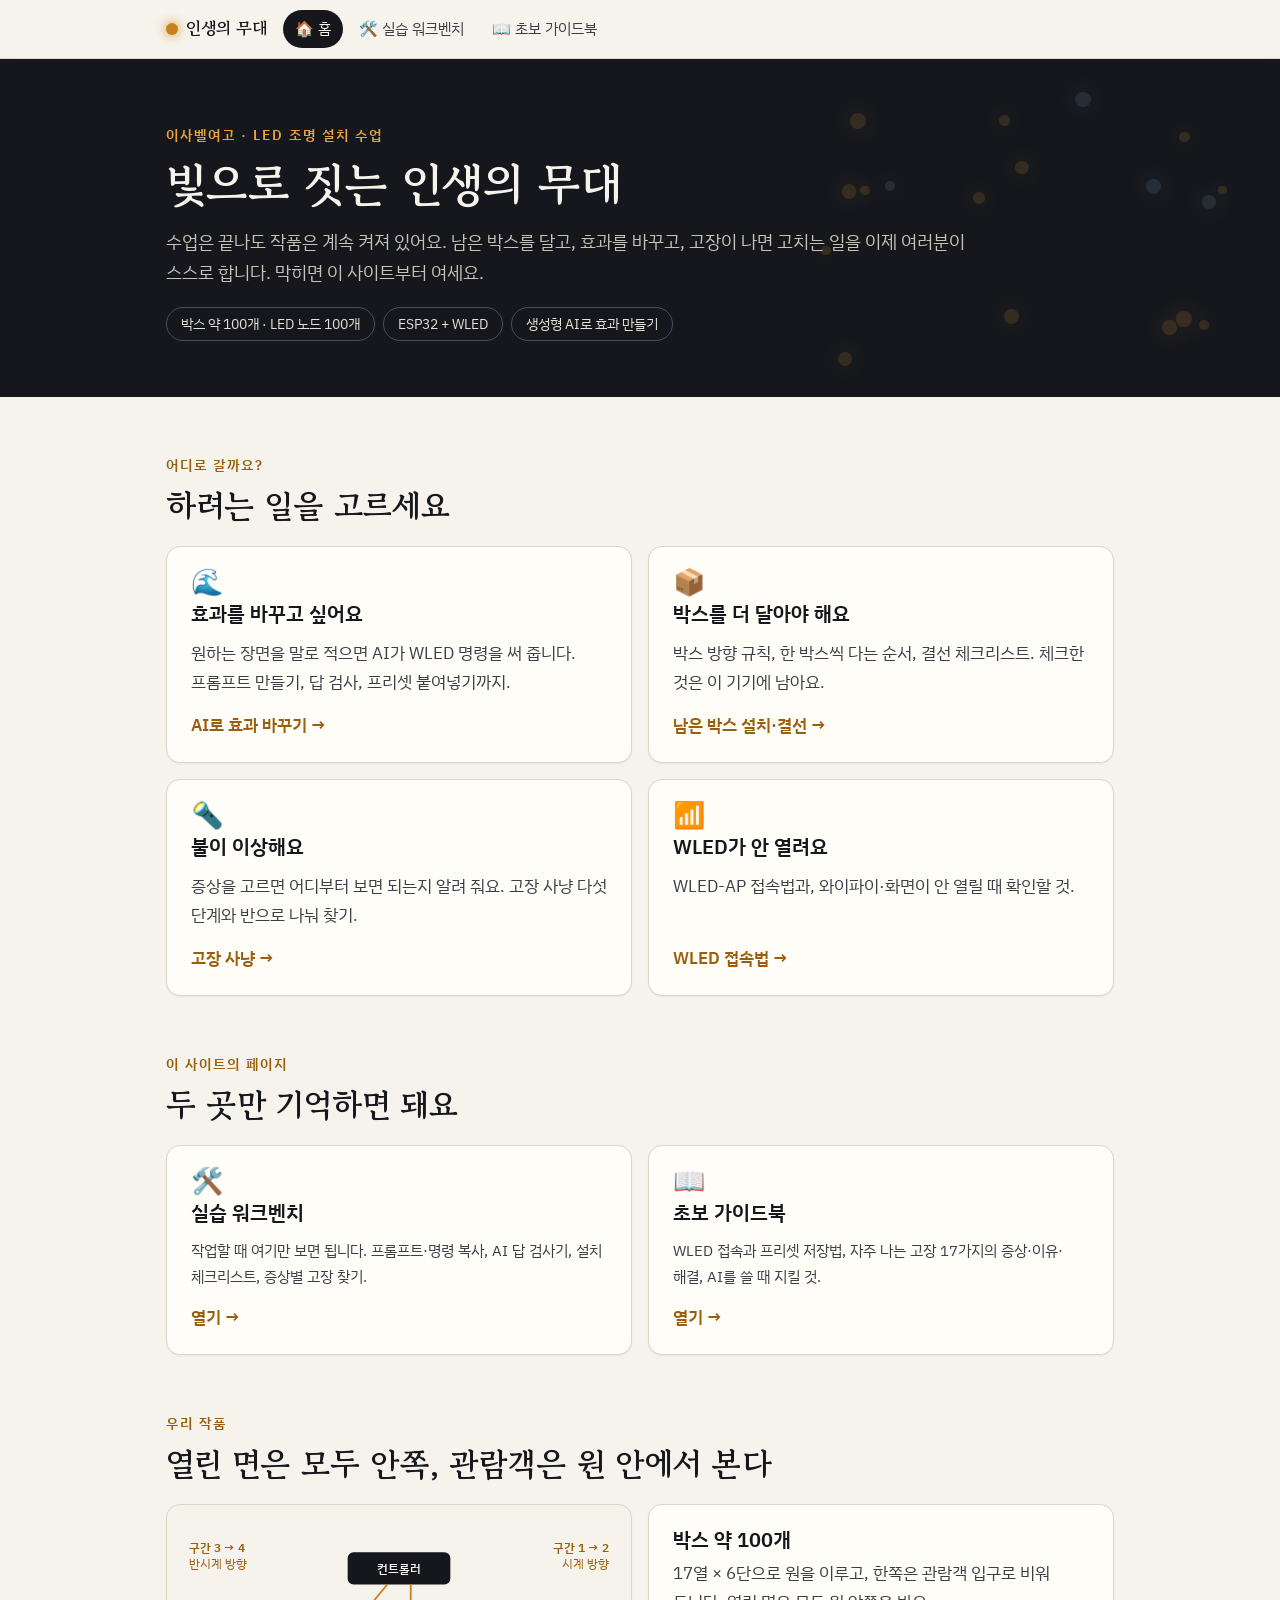
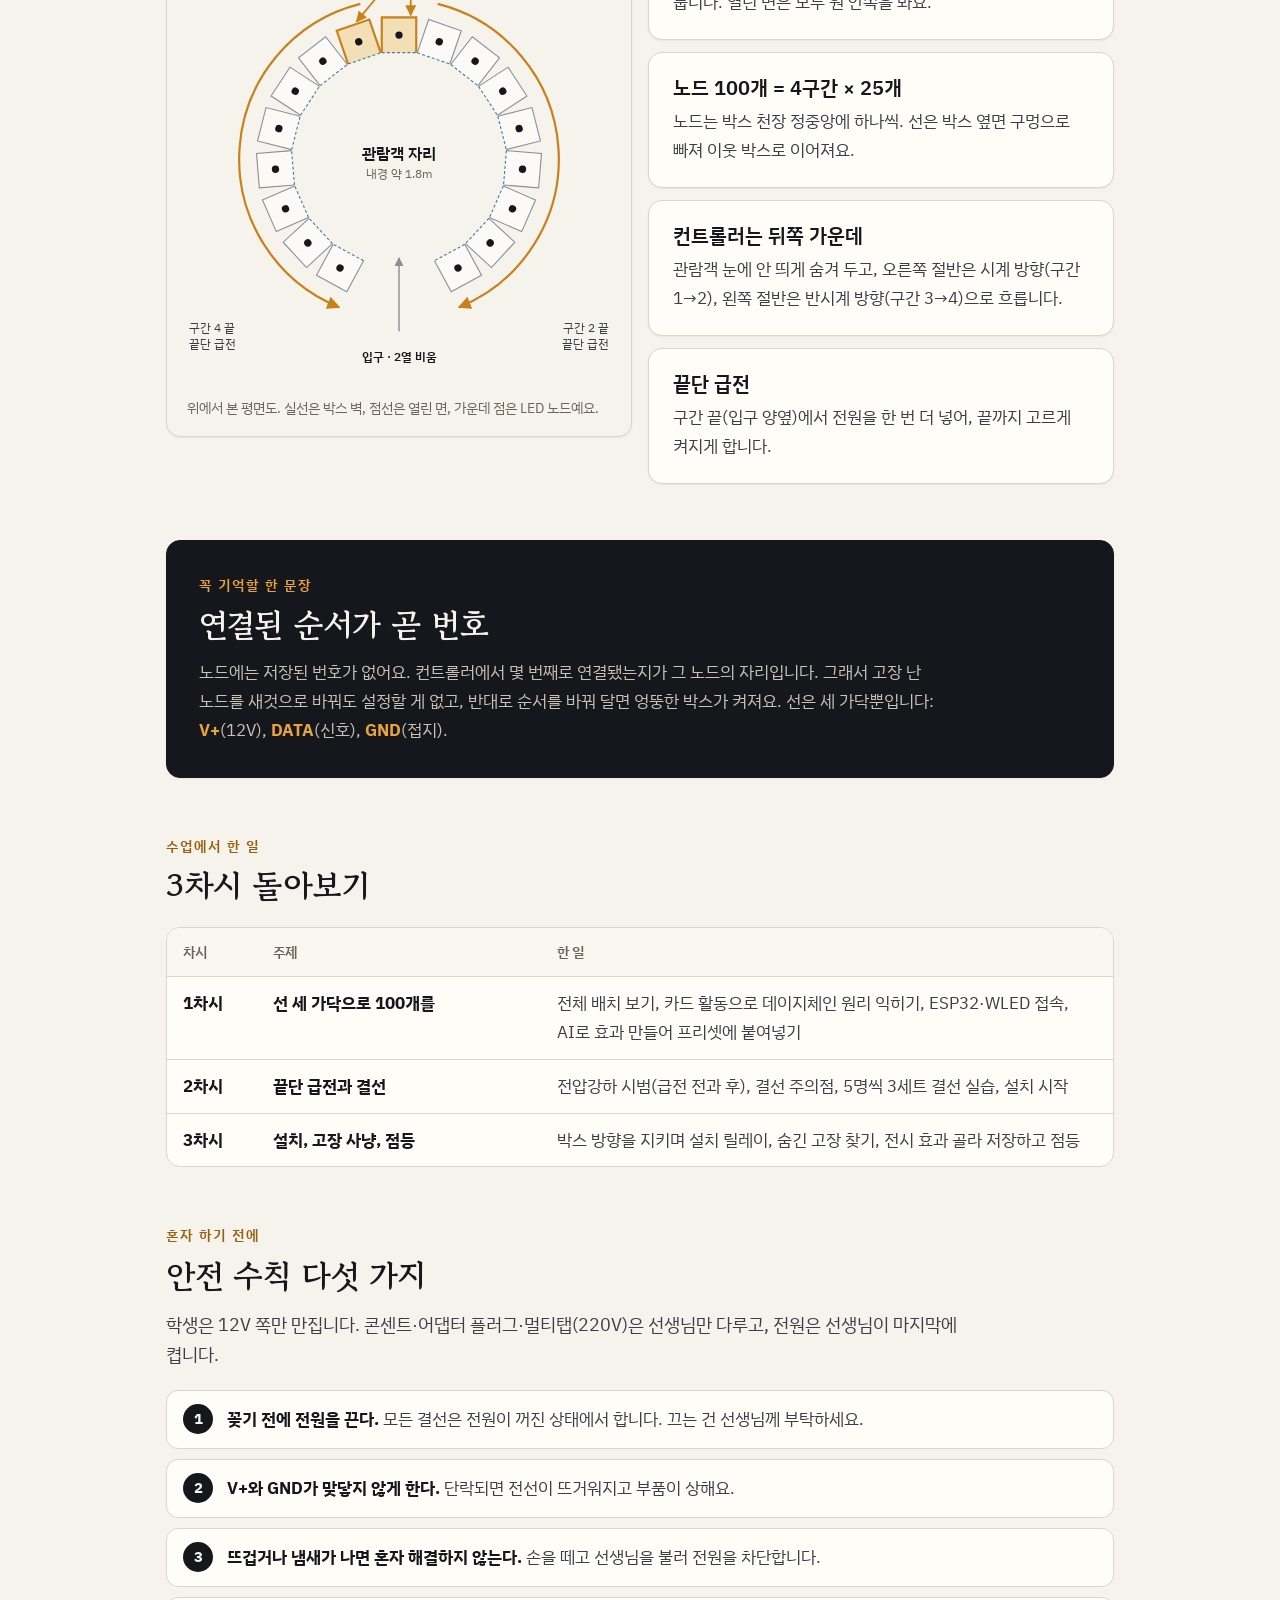
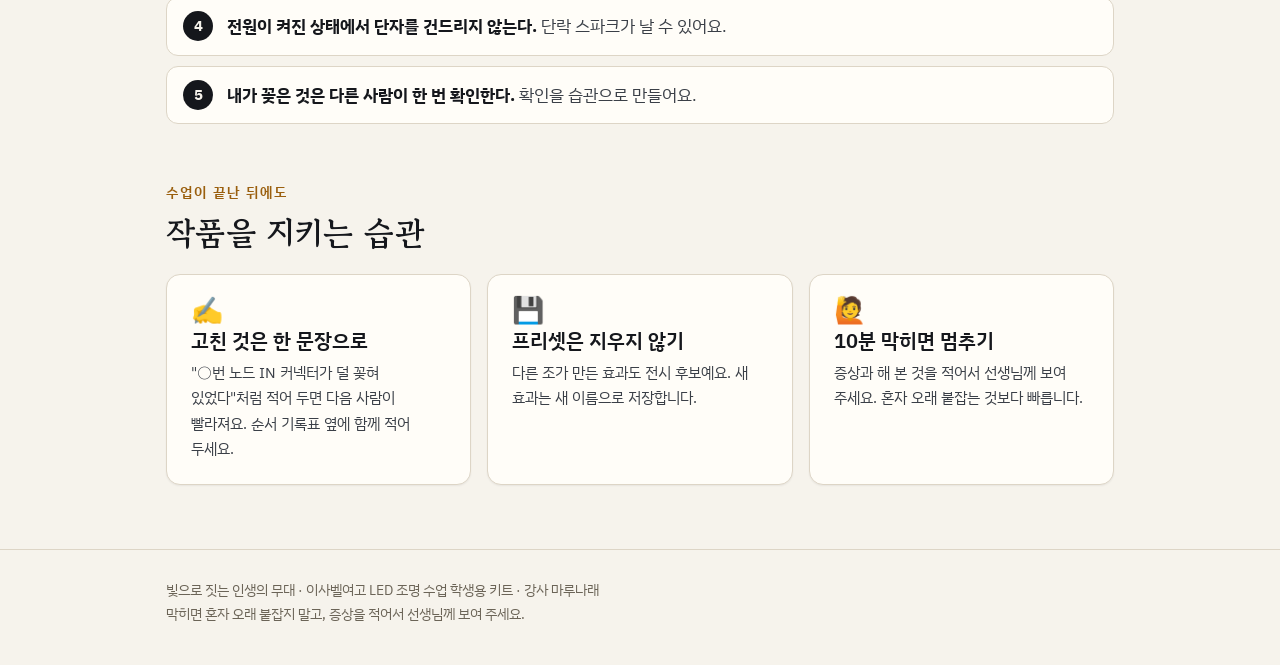
<file: index.html>
<!doctype html>
<html lang="ko">
<head>
<meta charset="utf-8">
<meta name="viewport" content="width=device-width, initial-scale=1">
<title>빛으로 짓는 인생의 무대</title>
<meta name="description" content="LED 박스 설치 작품을 수업 후에도 스스로 설치·조작·수리할 수 있게 돕는 학생용 키트">
<meta name="theme-color" content="#15171C">
<link rel="preconnect" href="https://fonts.googleapis.com">
<link rel="preconnect" href="https://fonts.gstatic.com" crossorigin>
<link href="https://fonts.googleapis.com/css2?family=Gowun+Batang:wght@400;700&family=IBM+Plex+Sans+KR:wght@400;500;600;700&display=swap" rel="stylesheet">
<link rel="stylesheet" href="style.css">
<link rel="icon" href="data:image/svg+xml,%3Csvg xmlns='http://www.w3.org/2000/svg' viewBox='0 0 32 32'%3E%3Crect width='32' height='32' rx='7' fill='%2315171C'/%3E%3Ccircle cx='16' cy='16' r='7' fill='%23E8A33D'/%3E%3C/svg%3E">

</head>
<body>
<nav class="topnav" aria-label="사이트 메뉴"><div class="wrap">
<a class="brand" href="index.html"><span class="dot" aria-hidden="true"></span>인생의 무대</a>
<a class="nav" href="index.html" aria-current="page">🏠 홈</a>
<a class="nav" href="workbench.html">🛠️ 실습 워크벤치</a>
<a class="nav" href="playbook.html">📖 초보 가이드북</a>
</div></nav>
<header class="hero">
<div class="glows" aria-hidden="true"></div>
<div class="wrap">
<p class="kicker" style="color:#E8A33D">이사벨여고 · LED 조명 설치 수업</p>
<h1>빛으로 짓는 인생의 무대</h1>
<p class="lead">수업은 끝나도 작품은 계속 켜져 있어요. 남은 박스를 달고, 효과를 바꾸고, 고장이 나면 고치는 일을 이제 여러분이 스스로 합니다. 막히면 이 사이트부터 여세요.</p>
<div class="tags"><span class="tag">박스 약 100개 · LED 노드 100개</span><span class="tag">ESP32 + WLED</span><span class="tag">생성형 AI로 효과 만들기</span></div>
</div>
</header>
<main class="wrap">

<section aria-labelledby="where">
<p class="kicker">어디로 갈까요?</p>
<h2 id="where">하려는 일을 고르세요</h2>
<div class="grid two" style="margin-top:20px">
<a class="card" href="workbench.html#ai"><span class="icon">🌊</span><h3>효과를 바꾸고 싶어요</h3><p>원하는 장면을 말로 적으면 AI가 WLED 명령을 써 줍니다. 프롬프트 만들기, 답 검사, 프리셋 붙여넣기까지.</p><span class="go">AI로 효과 바꾸기 →</span></a>
<a class="card" href="workbench.html#install"><span class="icon">📦</span><h3>박스를 더 달아야 해요</h3><p>박스 방향 규칙, 한 박스씩 다는 순서, 결선 체크리스트. 체크한 것은 이 기기에 남아요.</p><span class="go">남은 박스 설치·결선 →</span></a>
<a class="card" href="workbench.html#hunt"><span class="icon">🔦</span><h3>불이 이상해요</h3><p>증상을 고르면 어디부터 보면 되는지 알려 줘요. 고장 사냥 다섯 단계와 반으로 나눠 찾기.</p><span class="go">고장 사냥 →</span></a>
<a class="card" href="playbook.html#connect"><span class="icon">📶</span><h3>WLED가 안 열려요</h3><p>WLED-AP 접속법과, 와이파이·화면이 안 열릴 때 확인할 것.</p><span class="go">WLED 접속법 →</span></a>
</div>
</section>

<section aria-labelledby="pages">
<p class="kicker">이 사이트의 페이지</p>
<h2 id="pages">두 곳만 기억하면 돼요</h2>
<div class="grid two" style="margin-top:20px">
<a class="card" href="workbench.html"><span class="icon">🛠️</span><h3>실습 워크벤치</h3><p class="small">작업할 때 여기만 보면 됩니다. 프롬프트·명령 복사, AI 답 검사기, 설치 체크리스트, 증상별 고장 찾기.</p><span class="go">열기 →</span></a>
<a class="card" href="playbook.html"><span class="icon">📖</span><h3>초보 가이드북</h3><p class="small">WLED 접속과 프리셋 저장법, 자주 나는 고장 17가지의 증상·이유·해결, AI를 쓸 때 지킬 것.</p><span class="go">열기 →</span></a>
</div>
</section>

<section aria-labelledby="shape">
<p class="kicker">우리 작품</p>
<h2 id="shape">열린 면은 모두 안쪽, 관람객은 원 안에서 본다</h2>
<div class="grid two" style="margin-top:20px;align-items:start">
<figure class="card" style="background:#F6F3EC;padding:12px"><svg viewBox="0 0 600 630" role="img" aria-label="완성 평면도: 입구가 열린 박스 링, 뒤쪽 가운데 컨트롤러, 양쪽으로 흐르는 구간"><defs><marker id="am" viewBox="0 0 10 10" refX="9" refY="5" markerWidth="6" markerHeight="6" orient="auto-start-reverse"><path d="M0 0L10 5L0 10z" fill="#C9821B"/></marker><marker id="gm" viewBox="0 0 10 10" refX="9" refY="5" markerWidth="6" markerHeight="6" orient="auto-start-reverse"><path d="M0 0L10 5L0 10z" fill="#8A8F98"/></marker></defs><g transform="rotate(0.00 300 330)"><rect x="276.5" y="137" width="47" height="48" fill="#F3DFB6"/><path d="M276.5 185V137H323.5V185" fill="none" stroke="#C9821B" stroke-width="3"/><path d="M276.5 185H323.5" stroke="#3D7EA6" stroke-width="1.5" stroke-dasharray="4 3"/><circle cx="300" cy="161.0" r="5" fill="#15171C"/></g><g transform="rotate(18.95 300 330)"><rect x="276.5" y="137" width="47" height="48" fill="#FBFAF6"/><path d="M276.5 185V137H323.5V185" fill="none" stroke="#8A8F98" stroke-width="1.5"/><path d="M276.5 185H323.5" stroke="#3D7EA6" stroke-width="1.5" stroke-dasharray="4 3"/><circle cx="300" cy="161.0" r="5" fill="#15171C"/></g><g transform="rotate(37.89 300 330)"><rect x="276.5" y="137" width="47" height="48" fill="#FBFAF6"/><path d="M276.5 185V137H323.5V185" fill="none" stroke="#8A8F98" stroke-width="1.5"/><path d="M276.5 185H323.5" stroke="#3D7EA6" stroke-width="1.5" stroke-dasharray="4 3"/><circle cx="300" cy="161.0" r="5" fill="#15171C"/></g><g transform="rotate(56.84 300 330)"><rect x="276.5" y="137" width="47" height="48" fill="#FBFAF6"/><path d="M276.5 185V137H323.5V185" fill="none" stroke="#8A8F98" stroke-width="1.5"/><path d="M276.5 185H323.5" stroke="#3D7EA6" stroke-width="1.5" stroke-dasharray="4 3"/><circle cx="300" cy="161.0" r="5" fill="#15171C"/></g><g transform="rotate(75.79 300 330)"><rect x="276.5" y="137" width="47" height="48" fill="#FBFAF6"/><path d="M276.5 185V137H323.5V185" fill="none" stroke="#8A8F98" stroke-width="1.5"/><path d="M276.5 185H323.5" stroke="#3D7EA6" stroke-width="1.5" stroke-dasharray="4 3"/><circle cx="300" cy="161.0" r="5" fill="#15171C"/></g><g transform="rotate(94.74 300 330)"><rect x="276.5" y="137" width="47" height="48" fill="#FBFAF6"/><path d="M276.5 185V137H323.5V185" fill="none" stroke="#8A8F98" stroke-width="1.5"/><path d="M276.5 185H323.5" stroke="#3D7EA6" stroke-width="1.5" stroke-dasharray="4 3"/><circle cx="300" cy="161.0" r="5" fill="#15171C"/></g><g transform="rotate(113.68 300 330)"><rect x="276.5" y="137" width="47" height="48" fill="#FBFAF6"/><path d="M276.5 185V137H323.5V185" fill="none" stroke="#8A8F98" stroke-width="1.5"/><path d="M276.5 185H323.5" stroke="#3D7EA6" stroke-width="1.5" stroke-dasharray="4 3"/><circle cx="300" cy="161.0" r="5" fill="#15171C"/></g><g transform="rotate(132.63 300 330)"><rect x="276.5" y="137" width="47" height="48" fill="#FBFAF6"/><path d="M276.5 185V137H323.5V185" fill="none" stroke="#8A8F98" stroke-width="1.5"/><path d="M276.5 185H323.5" stroke="#3D7EA6" stroke-width="1.5" stroke-dasharray="4 3"/><circle cx="300" cy="161.0" r="5" fill="#15171C"/></g><g transform="rotate(151.58 300 330)"><rect x="276.5" y="137" width="47" height="48" fill="#FBFAF6"/><path d="M276.5 185V137H323.5V185" fill="none" stroke="#8A8F98" stroke-width="1.5"/><path d="M276.5 185H323.5" stroke="#3D7EA6" stroke-width="1.5" stroke-dasharray="4 3"/><circle cx="300" cy="161.0" r="5" fill="#15171C"/></g><g transform="rotate(208.42 300 330)"><rect x="276.5" y="137" width="47" height="48" fill="#FBFAF6"/><path d="M276.5 185V137H323.5V185" fill="none" stroke="#8A8F98" stroke-width="1.5"/><path d="M276.5 185H323.5" stroke="#3D7EA6" stroke-width="1.5" stroke-dasharray="4 3"/><circle cx="300" cy="161.0" r="5" fill="#15171C"/></g><g transform="rotate(227.37 300 330)"><rect x="276.5" y="137" width="47" height="48" fill="#FBFAF6"/><path d="M276.5 185V137H323.5V185" fill="none" stroke="#8A8F98" stroke-width="1.5"/><path d="M276.5 185H323.5" stroke="#3D7EA6" stroke-width="1.5" stroke-dasharray="4 3"/><circle cx="300" cy="161.0" r="5" fill="#15171C"/></g><g transform="rotate(246.32 300 330)"><rect x="276.5" y="137" width="47" height="48" fill="#FBFAF6"/><path d="M276.5 185V137H323.5V185" fill="none" stroke="#8A8F98" stroke-width="1.5"/><path d="M276.5 185H323.5" stroke="#3D7EA6" stroke-width="1.5" stroke-dasharray="4 3"/><circle cx="300" cy="161.0" r="5" fill="#15171C"/></g><g transform="rotate(265.26 300 330)"><rect x="276.5" y="137" width="47" height="48" fill="#FBFAF6"/><path d="M276.5 185V137H323.5V185" fill="none" stroke="#8A8F98" stroke-width="1.5"/><path d="M276.5 185H323.5" stroke="#3D7EA6" stroke-width="1.5" stroke-dasharray="4 3"/><circle cx="300" cy="161.0" r="5" fill="#15171C"/></g><g transform="rotate(284.21 300 330)"><rect x="276.5" y="137" width="47" height="48" fill="#FBFAF6"/><path d="M276.5 185V137H323.5V185" fill="none" stroke="#8A8F98" stroke-width="1.5"/><path d="M276.5 185H323.5" stroke="#3D7EA6" stroke-width="1.5" stroke-dasharray="4 3"/><circle cx="300" cy="161.0" r="5" fill="#15171C"/></g><g transform="rotate(303.16 300 330)"><rect x="276.5" y="137" width="47" height="48" fill="#FBFAF6"/><path d="M276.5 185V137H323.5V185" fill="none" stroke="#8A8F98" stroke-width="1.5"/><path d="M276.5 185H323.5" stroke="#3D7EA6" stroke-width="1.5" stroke-dasharray="4 3"/><circle cx="300" cy="161.0" r="5" fill="#15171C"/></g><g transform="rotate(322.11 300 330)"><rect x="276.5" y="137" width="47" height="48" fill="#FBFAF6"/><path d="M276.5 185V137H323.5V185" fill="none" stroke="#8A8F98" stroke-width="1.5"/><path d="M276.5 185H323.5" stroke="#3D7EA6" stroke-width="1.5" stroke-dasharray="4 3"/><circle cx="300" cy="161.0" r="5" fill="#15171C"/></g><g transform="rotate(341.05 300 330)"><rect x="276.5" y="137" width="47" height="48" fill="#F3DFB6"/><path d="M276.5 185V137H323.5V185" fill="none" stroke="#C9821B" stroke-width="3"/><path d="M276.5 185H323.5" stroke="#3D7EA6" stroke-width="1.5" stroke-dasharray="4 3"/><circle cx="300" cy="161.0" r="5" fill="#15171C"/></g><path d="M352.7 118.5A218 218 0 0 1 381.7 532.1" fill="none" stroke="#C9821B" stroke-width="3" marker-end="url(#am)"/><path d="M247.3 118.5A218 218 0 0 0 218.3 532.1" fill="none" stroke="#C9821B" stroke-width="3" marker-end="url(#am)"/><rect x="230" y="48" width="140" height="44" rx="8" fill="#15171C"/><path d="M316 92V134" stroke="#C9821B" stroke-width="2.5" marker-end="url(#am)" fill="none"/><path d="M284 92L242.2 142.7" stroke="#C9821B" stroke-width="2.5" marker-end="url(#am)" fill="none"/><path d="M300 565V465" stroke="#8A8F98" stroke-width="2" marker-end="url(#gm)" fill="none"/><g font-family="IBM Plex Sans KR, sans-serif" font-size="17">
<text x="300" y="76" fill="#F6F3EC" text-anchor="middle" font-weight="600">컨트롤러</text>
<text x="14" y="48" fill="#9A5F0E" font-weight="600">구간 3 → 4</text><text x="14" y="70" fill="#9A5F0E">반시계 방향</text>
<text x="586" y="48" fill="#9A5F0E" font-weight="600" text-anchor="end">구간 1 → 2</text><text x="586" y="70" fill="#9A5F0E" text-anchor="end">시계 방향</text>
<text x="300" y="330" fill="#15171C" text-anchor="middle" font-size="22" font-weight="600">관람객 자리</text>
<text x="300" y="356" fill="#6B6457" text-anchor="middle">내경 약 1.8m</text>
<text x="14" y="566" fill="#3A3F47">구간 4 끝</text><text x="14" y="588" fill="#3A3F47">끝단 급전</text>
<text x="586" y="566" fill="#3A3F47" text-anchor="end">구간 2 끝</text><text x="586" y="588" fill="#3A3F47" text-anchor="end">끝단 급전</text>
<text x="300" y="606" fill="#15171C" text-anchor="middle" font-weight="600">입구 · 2열 비움</text>
</g></svg><figcaption style="color:#6B6457;padding:0 8px 4px">위에서 본 평면도. 실선은 박스 벽, 점선은 열린 면, 가운데 점은 LED 노드예요.</figcaption></figure>
<div class="grid" style="gap:12px">
<div class="card"><h3>박스 약 100개</h3><p>17열 × 6단으로 원을 이루고, 한쪽은 관람객 입구로 비워 둡니다. 열린 면은 모두 원 안쪽을 봐요.</p></div>
<div class="card"><h3>노드 100개 = 4구간 × 25개</h3><p>노드는 박스 천장 정중앙에 하나씩. 선은 박스 옆면 구멍으로 빠져 이웃 박스로 이어져요.</p></div>
<div class="card"><h3>컨트롤러는 뒤쪽 가운데</h3><p>관람객 눈에 안 띄게 숨겨 두고, 오른쪽 절반은 시계 방향(구간 1→2), 왼쪽 절반은 반시계 방향(구간 3→4)으로 흐릅니다.</p></div>
<div class="card"><h3>끝단 급전</h3><p>구간 끝(입구 양옆)에서 전원을 한 번 더 넣어, 끝까지 고르게 켜지게 합니다.</p></div>
</div>
</div>
</section>

<section aria-labelledby="one">
<div class="card dark" style="padding:32px">
<p class="kicker" style="color:#E8A33D">꼭 기억할 한 문장</p>
<h2 id="one" style="color:#F6F3EC">연결된 순서가 곧 번호</h2>
<p style="margin-top:12px;color:#C9C3B6;max-width:44em">노드에는 저장된 번호가 없어요. 컨트롤러에서 몇 번째로 연결됐는지가 그 노드의 자리입니다. 그래서 고장 난 노드를 새것으로 바꿔도 설정할 게 없고, 반대로 순서를 바꿔 달면 엉뚱한 박스가 켜져요. 선은 세 가닥뿐입니다: <b style="color:#E8A33D">V+</b>(12V), <b style="color:#E8A33D">DATA</b>(신호), <b style="color:#E8A33D">GND</b>(접지).</p>
</div>
</section>

<section aria-labelledby="done">
<p class="kicker">수업에서 한 일</p>
<h2 id="done">3차시 돌아보기</h2>
<div class="table-wrap" style="margin-top:20px"><table>
<thead><tr><th style="width:90px">차시</th><th style="width:30%">주제</th><th>한 일</th></tr></thead>
<tbody>
<tr><td><b>1차시</b></td><td><b>선 세 가닥으로 100개를</b></td><td>전체 배치 보기, 카드 활동으로 데이지체인 원리 익히기, ESP32·WLED 접속, AI로 효과 만들어 프리셋에 붙여넣기</td></tr>
<tr><td><b>2차시</b></td><td><b>끝단 급전과 결선</b></td><td>전압강하 시범(급전 전과 후), 결선 주의점, 5명씩 3세트 결선 실습, 설치 시작</td></tr>
<tr><td><b>3차시</b></td><td><b>설치, 고장 사냥, 점등</b></td><td>박스 방향을 지키며 설치 릴레이, 숨긴 고장 찾기, 전시 효과 골라 저장하고 점등</td></tr>
</tbody></table></div>
</section>

<section aria-labelledby="safe">
<p class="kicker">혼자 하기 전에</p>
<h2 id="safe">안전 수칙 다섯 가지</h2>
<p class="lead">학생은 12V 쪽만 만집니다. 콘센트·어댑터 플러그·멀티탭(220V)은 선생님만 다루고, 전원은 선생님이 마지막에 켭니다.</p>
<ol class="steps" style="margin-top:20px">
<li><b>꽂기 전에 전원을 끈다.</b> 모든 결선은 전원이 꺼진 상태에서 합니다. 끄는 건 선생님께 부탁하세요.</li>
<li><b>V+와 GND가 맞닿지 않게 한다.</b> 단락되면 전선이 뜨거워지고 부품이 상해요.</li>
<li><b>뜨겁거나 냄새가 나면 혼자 해결하지 않는다.</b> 손을 떼고 선생님을 불러 전원을 차단합니다.</li>
<li><b>전원이 켜진 상태에서 단자를 건드리지 않는다.</b> 단락 스파크가 날 수 있어요.</li>
<li><b>내가 꽂은 것은 다른 사람이 한 번 확인한다.</b> 확인을 습관으로 만들어요.</li>
</ol>
</section>

<section aria-labelledby="after">
<p class="kicker">수업이 끝난 뒤에도</p>
<h2 id="after">작품을 지키는 습관</h2>
<div class="grid three" style="margin-top:20px">
<div class="card"><span class="icon">✍️</span><h3>고친 것은 한 문장으로</h3><p class="small">"○번 노드 IN 커넥터가 덜 꽂혀 있었다"처럼 적어 두면 다음 사람이 빨라져요. 순서 기록표 옆에 함께 적어 두세요.</p></div>
<div class="card"><span class="icon">💾</span><h3>프리셋은 지우지 않기</h3><p class="small">다른 조가 만든 효과도 전시 후보예요. 새 효과는 새 이름으로 저장합니다.</p></div>
<div class="card"><span class="icon">🙋</span><h3>10분 막히면 멈추기</h3><p class="small">증상과 해 본 것을 적어서 선생님께 보여 주세요. 혼자 오래 붙잡는 것보다 빠릅니다.</p></div>
</div>
</section>
</main>
<footer><div class="wrap">빛으로 짓는 인생의 무대 · 이사벨여고 LED 조명 수업 학생용 키트 · 강사 마루나래<br>막히면 혼자 오래 붙잡지 말고, 증상을 적어서 선생님께 보여 주세요.</div></footer>
<script src="common.js"></script>
<script>
(function(){
  var box=document.querySelector('.glows'); if(!box) return;
  var reduce=false; try{reduce=window.matchMedia('(prefers-reduced-motion: reduce)').matches;}catch(e){}
  var css=document.createElement('style');
  css.textContent='.glows{position:absolute;inset:0;overflow:hidden}.glows i{position:absolute;border-radius:50%;background:#E8A33D;box-shadow:0 0 24px #E8A33D;opacity:.15;animation:breathe ease-in-out infinite}.glows i.b{background:#7FB2D1;box-shadow:0 0 24px #7FB2D1}@keyframes breathe{0%,100%{opacity:.08}50%{opacity:.85}}@media (prefers-reduced-motion: reduce){.glows i{animation:none;opacity:.4}}';
  document.head.appendChild(css);
  for(var i=0;i<18;i++){
    var d=document.createElement('i'); var s=6+Math.random()*10;
    d.style.width=d.style.height=s+'px';
    d.style.left=(64+Math.random()*34)+'%'; d.style.top=(8+Math.random()*80)+'%';
    if(Math.random()<.25) d.className='b';
    d.style.animationDuration=(3+Math.random()*5)+'s'; d.style.animationDelay=(-Math.random()*8)+'s';
    box.appendChild(d);
  }
})();
</script>
</body>
</html>
</file>
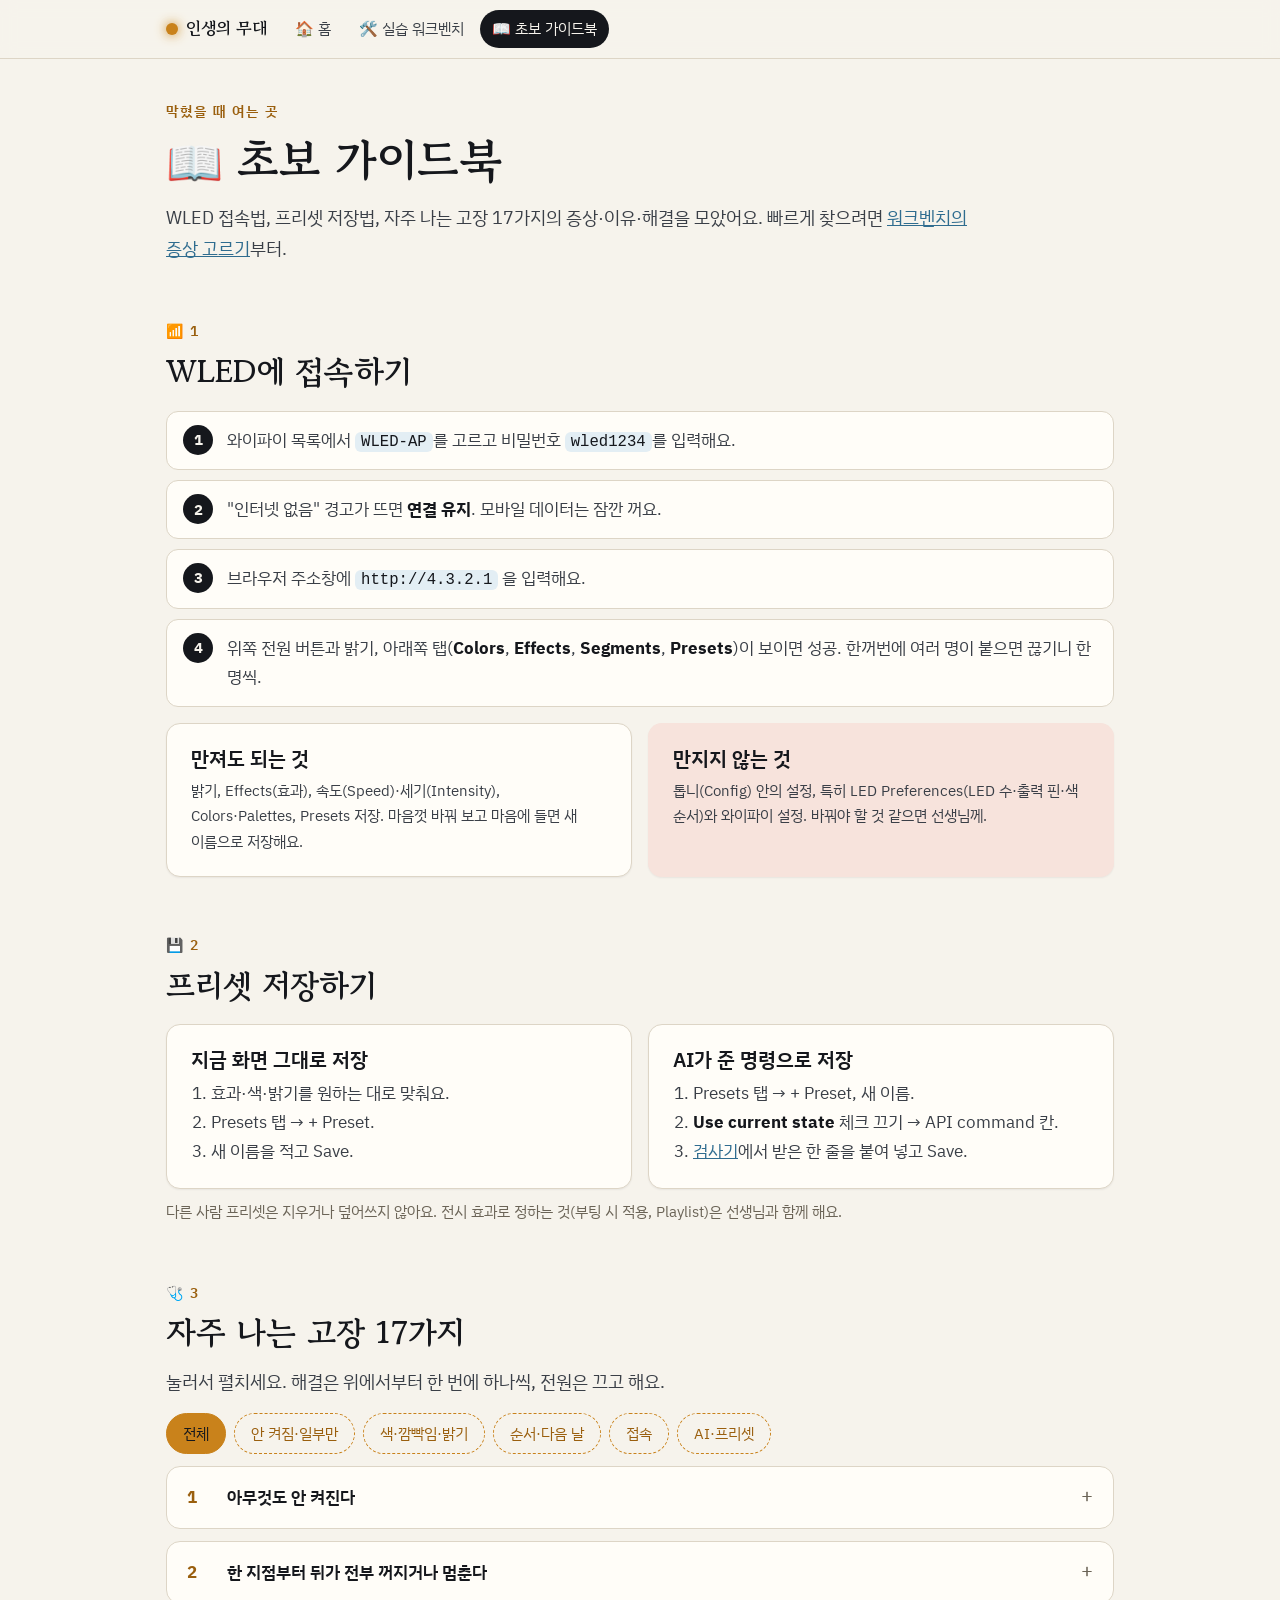
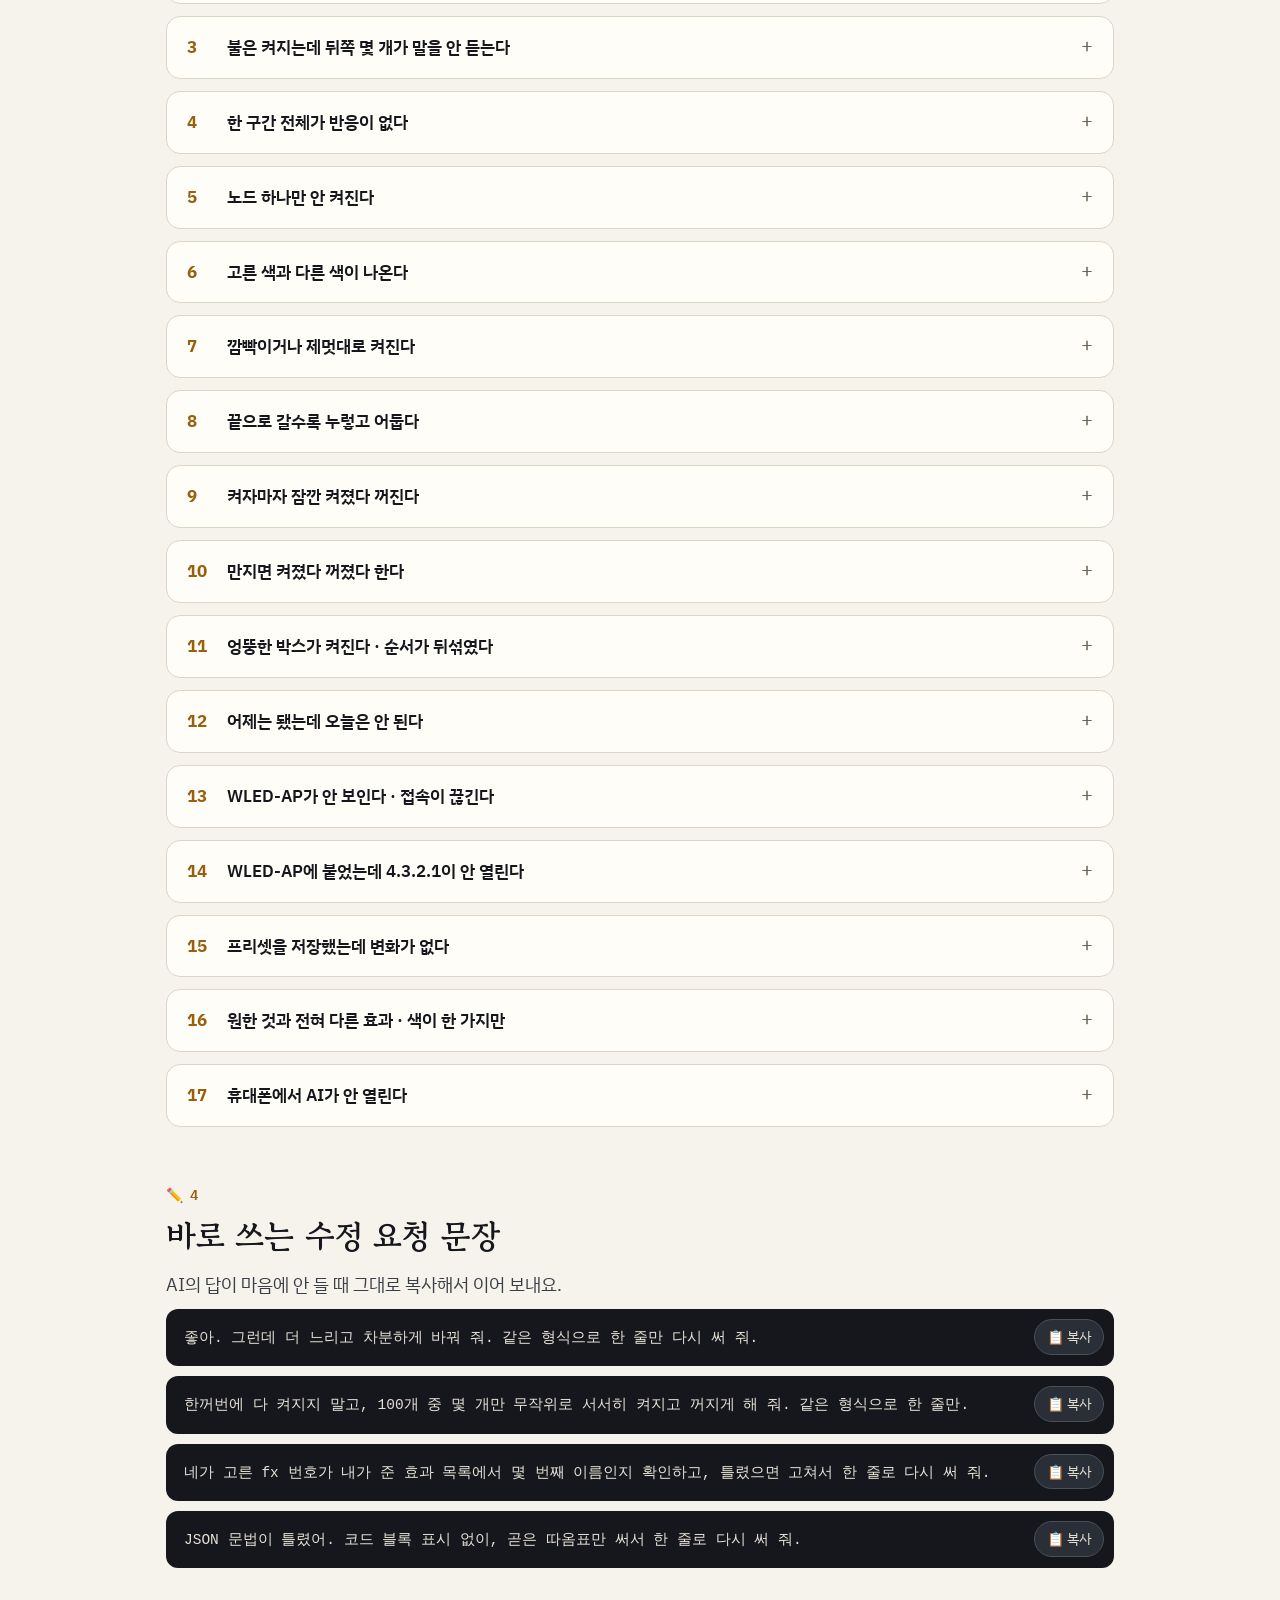
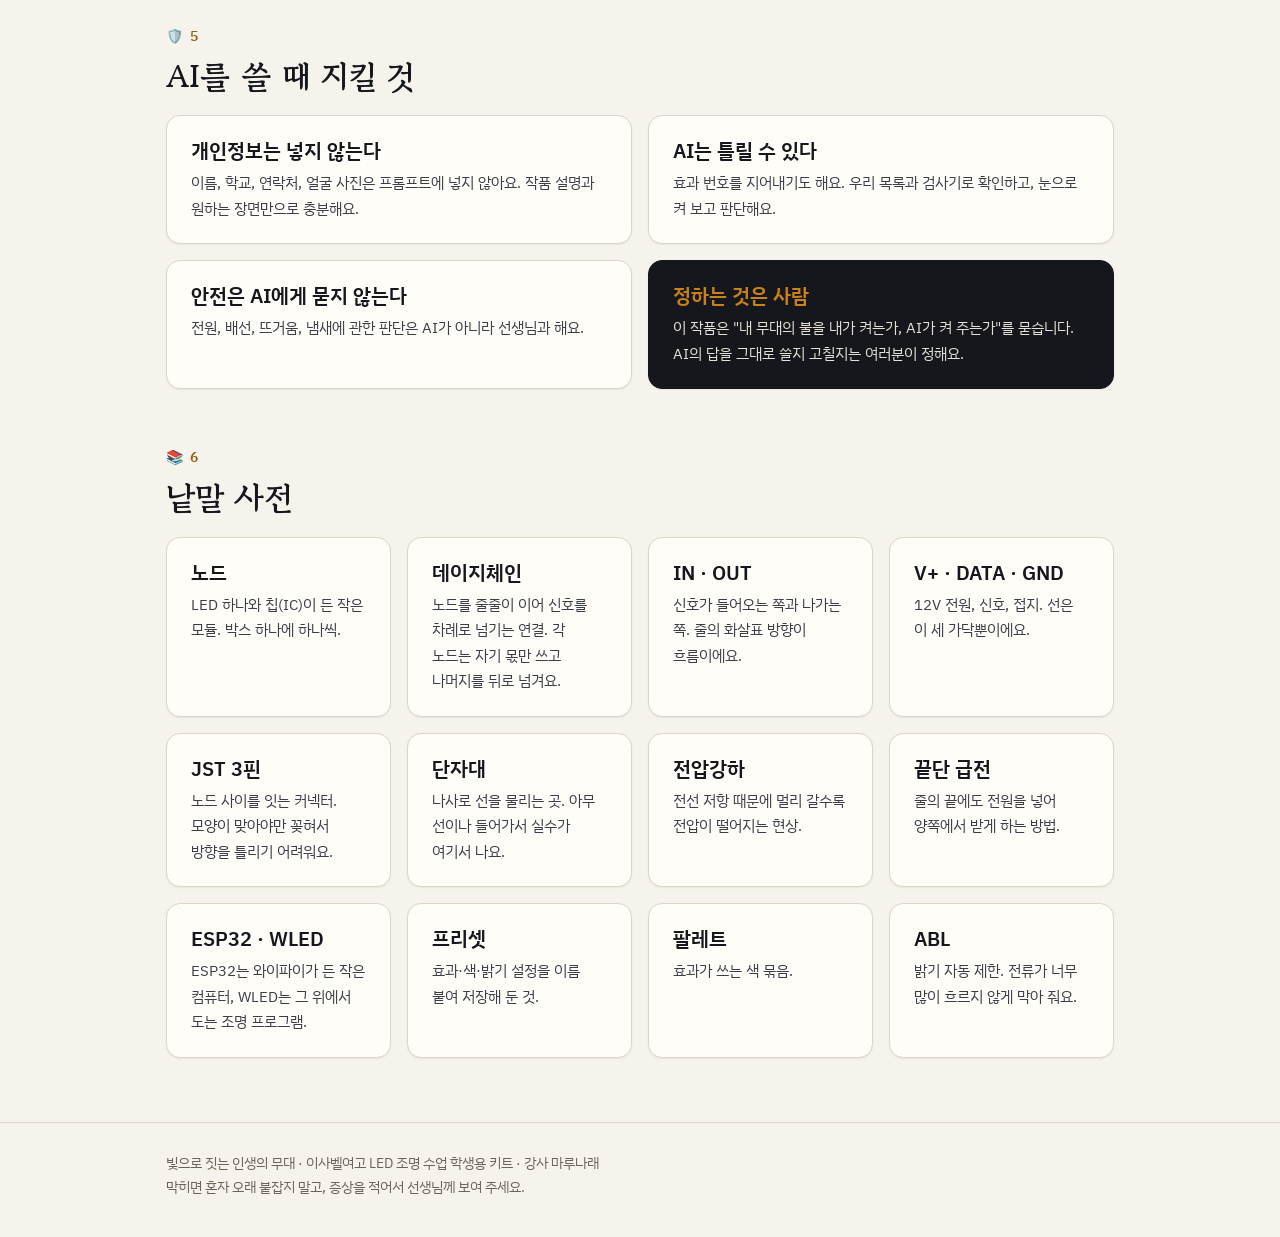
<file: playbook.html>
<!doctype html>
<html lang="ko">
<head>
<meta charset="utf-8">
<meta name="viewport" content="width=device-width, initial-scale=1">
<title>초보 가이드북 · 빛으로 짓는 인생의 무대</title>
<meta name="description" content="WLED 접속, 프리셋 저장, 자주 나는 고장의 증상·이유·해결">
<meta name="theme-color" content="#15171C">
<link rel="preconnect" href="https://fonts.googleapis.com">
<link rel="preconnect" href="https://fonts.gstatic.com" crossorigin>
<link href="https://fonts.googleapis.com/css2?family=Gowun+Batang:wght@400;700&family=IBM+Plex+Sans+KR:wght@400;500;600;700&display=swap" rel="stylesheet">
<link rel="stylesheet" href="style.css">
<link rel="icon" href="data:image/svg+xml,%3Csvg xmlns='http://www.w3.org/2000/svg' viewBox='0 0 32 32'%3E%3Crect width='32' height='32' rx='7' fill='%2315171C'/%3E%3Ccircle cx='16' cy='16' r='7' fill='%23E8A33D'/%3E%3C/svg%3E">

</head>
<body>
<nav class="topnav" aria-label="사이트 메뉴"><div class="wrap">
<a class="brand" href="index.html"><span class="dot" aria-hidden="true"></span>인생의 무대</a>
<a class="nav" href="index.html">🏠 홈</a>
<a class="nav" href="workbench.html">🛠️ 실습 워크벤치</a>
<a class="nav" href="playbook.html" aria-current="page">📖 초보 가이드북</a>
</div></nav>
<main class="wrap">
<header class="page-head">
<p class="kicker">막혔을 때 여는 곳</p>
<h1>📖 초보 가이드북</h1>
<p class="lead">WLED 접속법, 프리셋 저장법, 자주 나는 고장 17가지의 증상·이유·해결을 모았어요. 빠르게 찾으려면 <a href="workbench.html#hunt">워크벤치의 증상 고르기</a>부터.</p>
</header>

<section id="connect" aria-labelledby="c-h">
<p class="kicker">📶 1</p>
<h2 id="c-h">WLED에 접속하기</h2>
<ol class="steps" style="margin-top:18px">
<li>와이파이 목록에서 <code>WLED-AP</code>를 고르고 비밀번호 <code>wled1234</code>를 입력해요.</li>
<li>"인터넷 없음" 경고가 뜨면 <b>연결 유지</b>. 모바일 데이터는 잠깐 꺼요.</li>
<li>브라우저 주소창에 <code>http://4.3.2.1</code> 을 입력해요.</li>
<li>위쪽 전원 버튼과 밝기, 아래쪽 탭(<b>Colors</b>, <b>Effects</b>, <b>Segments</b>, <b>Presets</b>)이 보이면 성공. 한꺼번에 여러 명이 붙으면 끊기니 한 명씩.</li>
</ol>
<div class="grid two" style="margin-top:16px">
<div class="card"><h3>만져도 되는 것</h3><p class="small">밝기, Effects(효과), 속도(Speed)·세기(Intensity), Colors·Palettes, Presets 저장. 마음껏 바꿔 보고 마음에 들면 새 이름으로 저장해요.</p></div>
<div class="card warn"><h3>만지지 않는 것</h3><p class="small">톱니(Config) 안의 설정, 특히 LED Preferences(LED 수·출력 핀·색 순서)와 와이파이 설정. 바꿔야 할 것 같으면 선생님께.</p></div>
</div>
</section>

<section id="preset" aria-labelledby="p-h">
<p class="kicker">💾 2</p>
<h2 id="p-h">프리셋 저장하기</h2>
<div class="grid two" style="margin-top:18px">
<div class="card"><h3>지금 화면 그대로 저장</h3><ol style="margin:6px 0 0;padding-left:20px"><li>효과·색·밝기를 원하는 대로 맞춰요.</li><li>Presets 탭 → + Preset.</li><li>새 이름을 적고 Save.</li></ol></div>
<div class="card"><h3>AI가 준 명령으로 저장</h3><ol style="margin:6px 0 0;padding-left:20px"><li>Presets 탭 → + Preset, 새 이름.</li><li><b>Use current state</b> 체크 끄기 → API command 칸.</li><li><a href="workbench.html#ai">검사기</a>에서 받은 한 줄을 붙여 넣고 Save.</li></ol></div>
</div>
<p class="small muted" style="margin-top:10px">다른 사람 프리셋은 지우거나 덮어쓰지 않아요. 전시 효과로 정하는 것(부팅 시 적용, Playlist)은 선생님과 함께 해요.</p>
</section>

<section id="errors" aria-labelledby="e-h">
<p class="kicker">🩺 3</p>
<h2 id="e-h">자주 나는 고장 17가지</h2>
<p class="lead">눌러서 펼치세요. 해결은 위에서부터 한 번에 하나씩, 전원은 끄고 해요.</p>
<div class="filter" role="group" aria-label="분류로 거르기"><button type="button" class="chip on" data-cat="all">전체</button><button type="button" class="chip" data-cat="off">안 켜짐·일부만</button><button type="button" class="chip" data-cat="color">색·깜빡임·밝기</button><button type="button" class="chip" data-cat="order">순서·다음 날</button><button type="button" class="chip" data-cat="conn">접속</button><button type="button" class="chip" data-cat="ai">AI·프리셋</button></div>
<div id="errList"><details class="err" id="e1" data-cat="off"><summary><span class="n">1</span><span class="t">아무것도 안 켜진다</span></summary><div class="body"><div class="row"><b>증상</b><p>전원을 넣었는데 100개 모두 꺼져 있어요.</p></div><div class="row"><b>이유</b><p>WLED 전원 버튼이 꺼져 있거나 밝기가 0, 또는 전원 공급이 끊겼거나 단자가 풀렸어요.</p></div><div class="row fix"><b>해결</b><ol style="margin:0;padding-left:20px"><li>WLED 화면 위쪽 전원 버튼과 밝기 슬라이더를 확인해요.</li><li>컨트롤러 표시등이 꺼져 있으면 선생님께 어댑터·콘센트 확인을 부탁해요 (220V는 선생님만).</li><li>전원을 끈 상태에서 전원 입력 단자를 살짝 당겨 빠지지 않는지 봐요.</li></ol></div></div></details><details class="err" id="e2" data-cat="off"><summary><span class="n">2</span><span class="t">한 지점부터 뒤가 전부 꺼지거나 멈춘다</span></summary><div class="body"><div class="row"><b>증상</b><p>12번까지는 켜지는데 13번부터 끝까지 꺼져 있어요.</p></div><div class="row"><b>이유</b><p>신호(DATA)는 노드를 차례로 지나가요. 한 곳에서 끊기면 그 뒤로는 신호가 안 가요. 커넥터가 덜 꽂혔거나 그 자리 노드의 칩(IC)이 고장 났어요.</p></div><div class="row fix"><b>해결</b><ol style="margin:0;padding-left:20px"><li>마지막으로 켜진 노드와 첫 번째로 꺼진 노드 사이가 범인이에요.</li><li>전원을 끄고 그 사이 JST를 빼서 "딸깍" 소리 날 때까지 다시 꽂아요.</li><li>그대로면 두 노드 중 하나를 선생님과 교체해요. 번호는 연결 순서라 교체해도 설정은 그대로예요.</li></ol></div></div></details><details class="err" id="e3" data-cat="off"><summary><span class="n">3</span><span class="t">불은 켜지는데 뒤쪽 몇 개가 말을 안 듣는다</span></summary><div class="body"><div class="row"><b>증상</b><p>배선은 멀쩡한데 구간 끝 몇 개가 효과를 안 따라요.</p></div><div class="row"><b>이유</b><p>WLED에 적힌 LED 수가 실제 노드 수보다 적어요. WLED는 적힌 개수까지만 신호를 만들어요.</p></div><div class="row fix"><b>해결</b><ol style="margin:0;padding-left:20px"><li>배선을 건드리기 전에 설정부터 봐요.</li><li>Config → LED Preferences에서 각 출력의 LED 수가 25인지 선생님과 확인해요.</li></ol></div></div></details><details class="err" id="e4" data-cat="off"><summary><span class="n">4</span><span class="t">한 구간 전체가 반응이 없다</span></summary><div class="body"><div class="row"><b>증상</b><p>다른 구간은 되는데 한 구간만 통째로 꺼져 있어요.</p></div><div class="row"><b>이유</b><p>단자대에 줄의 OUT 끝을 물렸거나, 그 출력의 DATA 선이 빠졌거나, 출력 핀 설정이 달라요.</p></div><div class="row fix"><b>해결</b><ol style="margin:0;padding-left:20px"><li>줄의 화살표를 보고 단자대에 물린 쪽이 IN 끝인지 확인해요.</li><li>단자대의 DATA 선을 살짝 당겨 봐요 (전원 끈 상태).</li><li>LED Preferences의 출력 핀(GPIO 16·12·4·2)이 연결한 출력과 맞는지 선생님과 확인해요.</li></ol></div></div></details><details class="err" id="e5" data-cat="off"><summary><span class="n">5</span><span class="t">노드 하나만 안 켜진다</span></summary><div class="body"><div class="row"><b>증상</b><p>30번만 꺼져 있고 31번부터는 정상이에요.</p></div><div class="row"><b>이유</b><p>신호는 지나가는데 그 노드의 LED만 고장 났어요.</p></div><div class="row fix"><b>해결</b><ol style="margin:0;padding-left:20px"><li>번호를 기록하고 선생님께 알려요.</li><li>교체는 전원을 끄고 해요. 새 노드도 같은 자리에 꽂으면 같은 번호가 돼요.</li></ol></div></div></details><details class="err" id="e6" data-cat="color"><summary><span class="n">6</span><span class="t">고른 색과 다른 색이 나온다</span></summary><div class="body"><div class="row"><b>증상</b><p>빨강을 골랐는데 초록이 나와요.</p></div><div class="row"><b>이유</b><p>WLED의 색 순서(Color order)가 노드와 달라요.</p></div><div class="row fix"><b>해결</b><ol style="margin:0;padding-left:20px"><li>LED Preferences의 Color order를 선생님과 함께 바꿔 봐요 (RGB, GRB, BRG 등).</li><li>배선을 건드리지 않는 설정 문제라 안전해요.</li></ol></div></div></details><details class="err" id="e7" data-cat="color"><summary><span class="n">7</span><span class="t">깜빡이거나 제멋대로 켜진다</span></summary><div class="body"><div class="row"><b>증상</b><p>특정 번호 근처에서 불이 튀거나 무작위로 번쩍여요.</p></div><div class="row"><b>이유</b><p>DATA 커넥터 접촉이 불안정해요. (전원을 둘 이상 쓸 때는 두 전원의 GND가 안 이어져도 생겨요. 우리는 어댑터 하나라 해당 없어요.)</p></div><div class="row fix"><b>해결</b><ol style="margin:0;padding-left:20px"><li>깜빡이기 시작하는 번호 근처 JST를 하나씩 끝까지 다시 꽂아요 (전원 끄고).</li><li>금속 핀이 보이면 덜 꽂힌 거예요.</li></ol></div></div></details><details class="err" id="e8" data-cat="color"><summary><span class="n">8</span><span class="t">끝으로 갈수록 누렇고 어둡다</span></summary><div class="body"><div class="row"><b>증상</b><p>1번은 하얀데 25번 쪽은 누렇고 떨려요.</p></div><div class="row"><b>이유</b><p>전선에도 저항이 있어서 멀리 갈수록 전압이 떨어져요(전압강하).</p></div><div class="row fix"><b>해결</b><ol style="margin:0;padding-left:20px"><li>구간 끝단 급전선이 풀리지 않았는지 선생님과 확인해요.</li><li>임시로 밝기를 낮추면 나아져요.</li></ol></div></div></details><details class="err" id="e9" data-cat="color"><summary><span class="n">9</span><span class="t">켜자마자 잠깐 켜졌다 꺼진다</span></summary><div class="body"><div class="row"><b>증상</b><p>번쩍 켜졌다가 바로 꺼지거나 컨트롤러가 다시 시작해요.</p></div><div class="row"><b>이유</b><p>전류가 모자라 보호 기능이 동작했거나, 어딘가 V+와 GND가 맞닿았어요(단락).</p></div><div class="row fix"><b>해결</b><ol style="margin:0;padding-left:20px"><li>밝기를 반으로 낮춰 다시 켜요. 살아나면 전원 용량 부족이에요.</li><li>안 살아나면 단락일 수 있어요. 손을 떼고 선생님을 불러요.</li></ol></div></div></details><details class="err" id="e10" data-cat="color"><summary><span class="n">10</span><span class="t">만지면 켜졌다 꺼졌다 한다</span></summary><div class="body"><div class="row"><b>증상</b><p>박스를 건드리거나 진동이 있으면 깜빡여요.</p></div><div class="row"><b>이유</b><p>커넥터가 헐겁거나 선이 팽팽해서 당겨지고 있어요.</p></div><div class="row fix"><b>해결</b><ol style="margin:0;padding-left:20px"><li>선이 팽팽한 곳을 찾아요.</li><li>전원을 끄고 다시 꽂고, 여유 루프를 남겨요.</li></ol></div></div></details><details class="err" id="e11" data-cat="order"><summary><span class="n">11</span><span class="t">엉뚱한 박스가 켜진다 · 순서가 뒤섞였다</span></summary><div class="body"><div class="row"><b>증상</b><p>5번을 켰는데 다른 자리 박스가 켜져요.</p></div><div class="row"><b>이유</b><p>연결된 순서가 곧 번호예요. 설치 순서가 기록과 달라요.</p></div><div class="row fix"><b>해결</b><ol style="margin:0;padding-left:20px"><li>번호 스티커와 순서 기록표를 대조해요.</li><li>순서를 바꿔 단 곳을 찾아 기록표에 맞게 다시 연결해요 (전원 끄고).</li></ol></div></div></details><details class="err" id="e12" data-cat="order"><summary><span class="n">12</span><span class="t">어제는 됐는데 오늘은 안 된다</span></summary><div class="body"><div class="row"><b>증상</b><p>켤 때마다 처음 효과로 돌아가거나, 어제 되던 곳이 꺼져 있어요.</p></div><div class="row"><b>이유</b><p>부팅 시 적용 프리셋이 지정되지 않았거나, 진동으로 커넥터가 풀렸어요.</p></div><div class="row fix"><b>해결</b><ol style="margin:0;padding-left:20px"><li>선생님께 LED Preferences의 "부팅 시 적용 프리셋(Apply preset at boot)"을 확인해 달라고 해요.</li><li>꺼진 곳이 있으면 커넥터를 하나씩 눌러 봐요.</li></ol></div></div></details><details class="err" id="e13" data-cat="conn"><summary><span class="n">13</span><span class="t">WLED-AP가 안 보인다 · 접속이 끊긴다</span></summary><div class="body"><div class="row"><b>증상</b><p>와이파이 목록에 WLED-AP가 없거나 자꾸 끊겨요.</p></div><div class="row"><b>이유</b><p>컨트롤러가 꺼져 있거나, 여러 명이 동시에 접속했어요.</p></div><div class="row fix"><b>해결</b><ol style="margin:0;padding-left:20px"><li>컨트롤러 표시등을 확인해요.</li><li>한 번에 한 명만 접속하고, 나머지는 화면을 같이 봐요.</li><li>그래도 안 되면 선생님께 컨트롤러 재시작을 부탁해요.</li></ol></div></div></details><details class="err" id="e14" data-cat="conn"><summary><span class="n">14</span><span class="t">WLED-AP에 붙었는데 4.3.2.1이 안 열린다</span></summary><div class="body"><div class="row"><b>증상</b><p>와이파이는 연결됐는데 주소를 쳐도 페이지가 안 떠요.</p></div><div class="row"><b>이유</b><p>휴대폰이 "인터넷 없는 와이파이"를 피해서 모바일 데이터로 보내고 있어요.</p></div><div class="row fix"><b>해결</b><ol style="margin:0;padding-left:20px"><li>모바일 데이터를 잠깐 꺼요.</li><li>"인터넷 없음" 경고가 뜨면 "연결 유지"를 눌러요.</li><li>주소창에 http://4.3.2.1 을 정확히 입력해요 (검색창 말고 주소창).</li></ol></div></div></details><details class="err" id="e15" data-cat="ai"><summary><span class="n">15</span><span class="t">프리셋을 저장했는데 변화가 없다</span></summary><div class="body"><div class="row"><b>증상</b><p>Save를 눌렀는데 불이 그대로예요.</p></div><div class="row"><b>이유</b><p>명령이 깨졌어요. ```json 표시까지 복사했거나, 따옴표가 “ ”로 바뀌었거나, 괄호가 빠졌어요.</p></div><div class="row fix"><b>해결</b><ol style="margin:0;padding-left:20px"><li>워크벤치의 "AI 답 검사하기"에 붙여 넣어 깨끗한 명령을 받아요.</li><li>Use current state 체크를 껐는지 확인해요. 켜져 있으면 명령 대신 지금 상태가 저장돼요.</li><li>아이폰은 설정 → 일반 → 키보드 → 스마트 구두점을 끄면 따옴표가 안 바뀌어요.</li></ol></div></div></details><details class="err" id="e16" data-cat="ai"><summary><span class="n">16</span><span class="t">원한 것과 전혀 다른 효과 · 색이 한 가지만</span></summary><div class="body"><div class="row"><b>증상</b><p>파도를 원했는데 번쩍이는 효과가 나오거나, 한 색만 나와요.</p></div><div class="row"><b>이유</b><p>효과 번호(fx)가 우리 WLED 목록과 다르거나, 팔레트가 0(Default)이라 첫 색만 써요.</p></div><div class="row fix"><b>해결</b><ol style="margin:0;padding-left:20px"><li>프롬프트에 우리 효과 목록을 넣었는지 확인하고, 목록에서 이름으로 번호를 찾아요.</li><li>"팔레트를 정하거나 색을 2~3개 넣어 줘"라고 다시 요청해요.</li></ol></div></div></details><details class="err" id="e17" data-cat="ai"><summary><span class="n">17</span><span class="t">휴대폰에서 AI가 안 열린다</span></summary><div class="body"><div class="row"><b>증상</b><p>AI 사이트가 로딩만 돼요.</p></div><div class="row"><b>이유</b><p>WLED-AP에 연결된 상태예요. WLED-AP에는 인터넷이 없어요.</p></div><div class="row fix"><b>해결</b><ol style="margin:0;padding-left:20px"><li>AI는 LTE나 학교 와이파이에서 쓰고, 답을 복사한 다음 WLED-AP로 바꿔요.</li></ol></div></div></details></div>
</section>

<section id="ask" aria-labelledby="a-h">
<p class="kicker">✏️ 4</p>
<h2 id="a-h">바로 쓰는 수정 요청 문장</h2>
<p class="lead">AI의 답이 마음에 안 들 때 그대로 복사해서 이어 보내요.</p>
<div class="codebox"><button type="button" class="copy">📋 복사</button><pre>좋아. 그런데 더 느리고 차분하게 바꿔 줘. 같은 형식으로 한 줄만 다시 써 줘.</pre></div>
<div class="codebox"><button type="button" class="copy">📋 복사</button><pre>한꺼번에 다 켜지지 말고, 100개 중 몇 개만 무작위로 서서히 켜지고 꺼지게 해 줘. 같은 형식으로 한 줄만.</pre></div>
<div class="codebox"><button type="button" class="copy">📋 복사</button><pre>네가 고른 fx 번호가 내가 준 효과 목록에서 몇 번째 이름인지 확인하고, 틀렸으면 고쳐서 한 줄로 다시 써 줘.</pre></div>
<div class="codebox"><button type="button" class="copy">📋 복사</button><pre>JSON 문법이 틀렸어. 코드 블록 표시 없이, 곧은 따옴표만 써서 한 줄로 다시 써 줘.</pre></div>
</section>

<section id="ai-rules" aria-labelledby="r-h">
<p class="kicker">🛡️ 5</p>
<h2 id="r-h">AI를 쓸 때 지킬 것</h2>
<div class="grid two" style="margin-top:18px">
<div class="card"><h3>개인정보는 넣지 않는다</h3><p class="small">이름, 학교, 연락처, 얼굴 사진은 프롬프트에 넣지 않아요. 작품 설명과 원하는 장면만으로 충분해요.</p></div>
<div class="card"><h3>AI는 틀릴 수 있다</h3><p class="small">효과 번호를 지어내기도 해요. 우리 목록과 검사기로 확인하고, 눈으로 켜 보고 판단해요.</p></div>
<div class="card"><h3>안전은 AI에게 묻지 않는다</h3><p class="small">전원, 배선, 뜨거움, 냄새에 관한 판단은 AI가 아니라 선생님과 해요.</p></div>
<div class="card dark"><h3>정하는 것은 사람</h3><p class="small">이 작품은 "내 무대의 불을 내가 켜는가, AI가 켜 주는가"를 묻습니다. AI의 답을 그대로 쓸지 고칠지는 여러분이 정해요.</p></div>
</div>
</section>

<section id="words" aria-labelledby="w-h">
<p class="kicker">📚 6</p>
<h2 id="w-h">낱말 사전</h2>
<div class="grid three" style="margin-top:18px"><div class="card"><h3>노드</h3><p class="small">LED 하나와 칩(IC)이 든 작은 모듈. 박스 하나에 하나씩.</p></div><div class="card"><h3>데이지체인</h3><p class="small">노드를 줄줄이 이어 신호를 차례로 넘기는 연결. 각 노드는 자기 몫만 쓰고 나머지를 뒤로 넘겨요.</p></div><div class="card"><h3>IN · OUT</h3><p class="small">신호가 들어오는 쪽과 나가는 쪽. 줄의 화살표 방향이 흐름이에요.</p></div><div class="card"><h3>V+ · DATA · GND</h3><p class="small">12V 전원, 신호, 접지. 선은 이 세 가닥뿐이에요.</p></div><div class="card"><h3>JST 3핀</h3><p class="small">노드 사이를 잇는 커넥터. 모양이 맞아야만 꽂혀서 방향을 틀리기 어려워요.</p></div><div class="card"><h3>단자대</h3><p class="small">나사로 선을 물리는 곳. 아무 선이나 들어가서 실수가 여기서 나요.</p></div><div class="card"><h3>전압강하</h3><p class="small">전선 저항 때문에 멀리 갈수록 전압이 떨어지는 현상.</p></div><div class="card"><h3>끝단 급전</h3><p class="small">줄의 끝에도 전원을 넣어 양쪽에서 받게 하는 방법.</p></div><div class="card"><h3>ESP32 · WLED</h3><p class="small">ESP32는 와이파이가 든 작은 컴퓨터, WLED는 그 위에서 도는 조명 프로그램.</p></div><div class="card"><h3>프리셋</h3><p class="small">효과·색·밝기 설정을 이름 붙여 저장해 둔 것.</p></div><div class="card"><h3>팔레트</h3><p class="small">효과가 쓰는 색 묶음.</p></div><div class="card"><h3>ABL</h3><p class="small">밝기 자동 제한. 전류가 너무 많이 흐르지 않게 막아 줘요.</p></div></div>
</section>
</main>
<footer><div class="wrap">빛으로 짓는 인생의 무대 · 이사벨여고 LED 조명 수업 학생용 키트 · 강사 마루나래<br>막히면 혼자 오래 붙잡지 말고, 증상을 적어서 선생님께 보여 주세요.</div></footer>
<script src="common.js"></script>
<script>
(function(){
  var chips=document.querySelectorAll('.filter .chip');
  chips.forEach(function(c){c.addEventListener('click',function(){
    chips.forEach(function(x){x.classList.toggle('on',x===c);});
    document.querySelectorAll('#errList .err').forEach(function(e){e.style.display=(c.dataset.cat==='all'||e.dataset.cat===c.dataset.cat)?'':'none';});
  });});
  function openHash(){var h=location.hash; if(/^#e\d+$/.test(h)){var el=document.querySelector(h); if(el){el.open=true; el.scrollIntoView({block:'start'});}}}
  window.addEventListener('hashchange',openHash); openHash();
})();
</script>
</body>
</html>
</file>
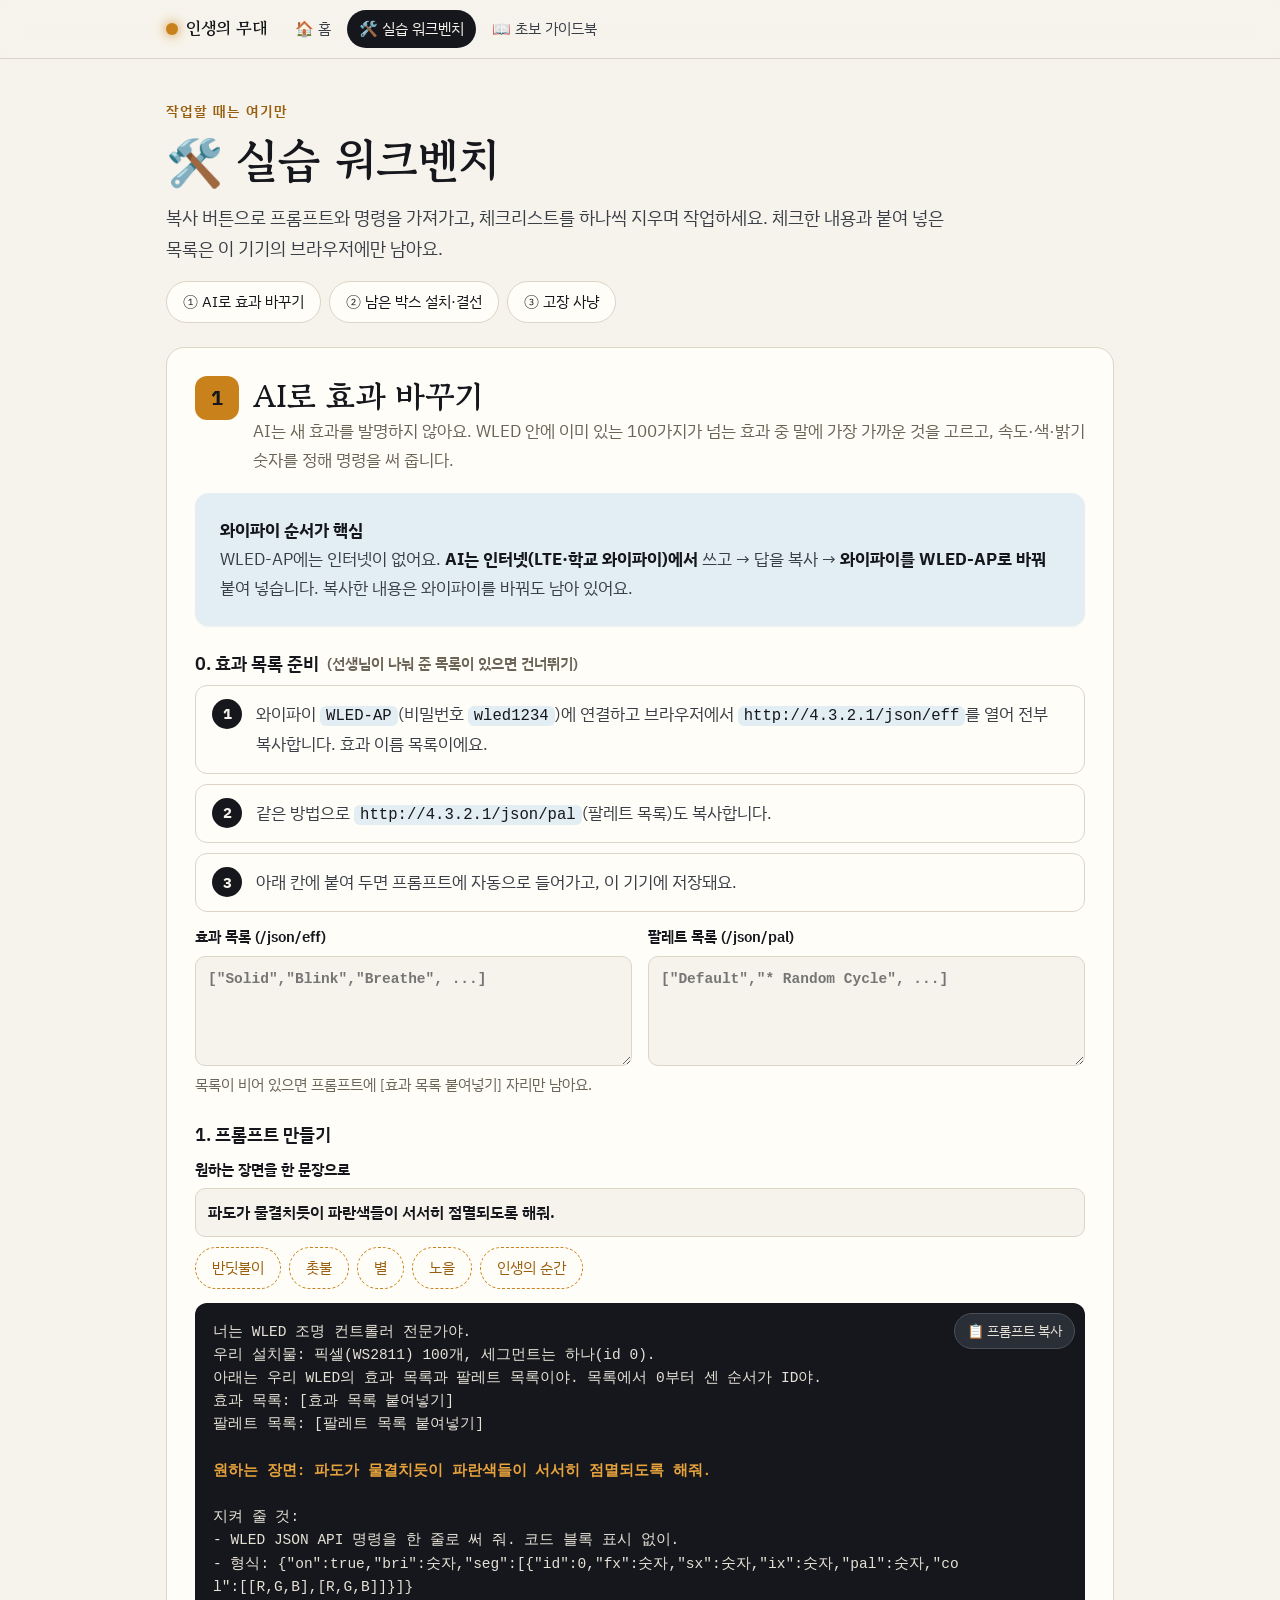
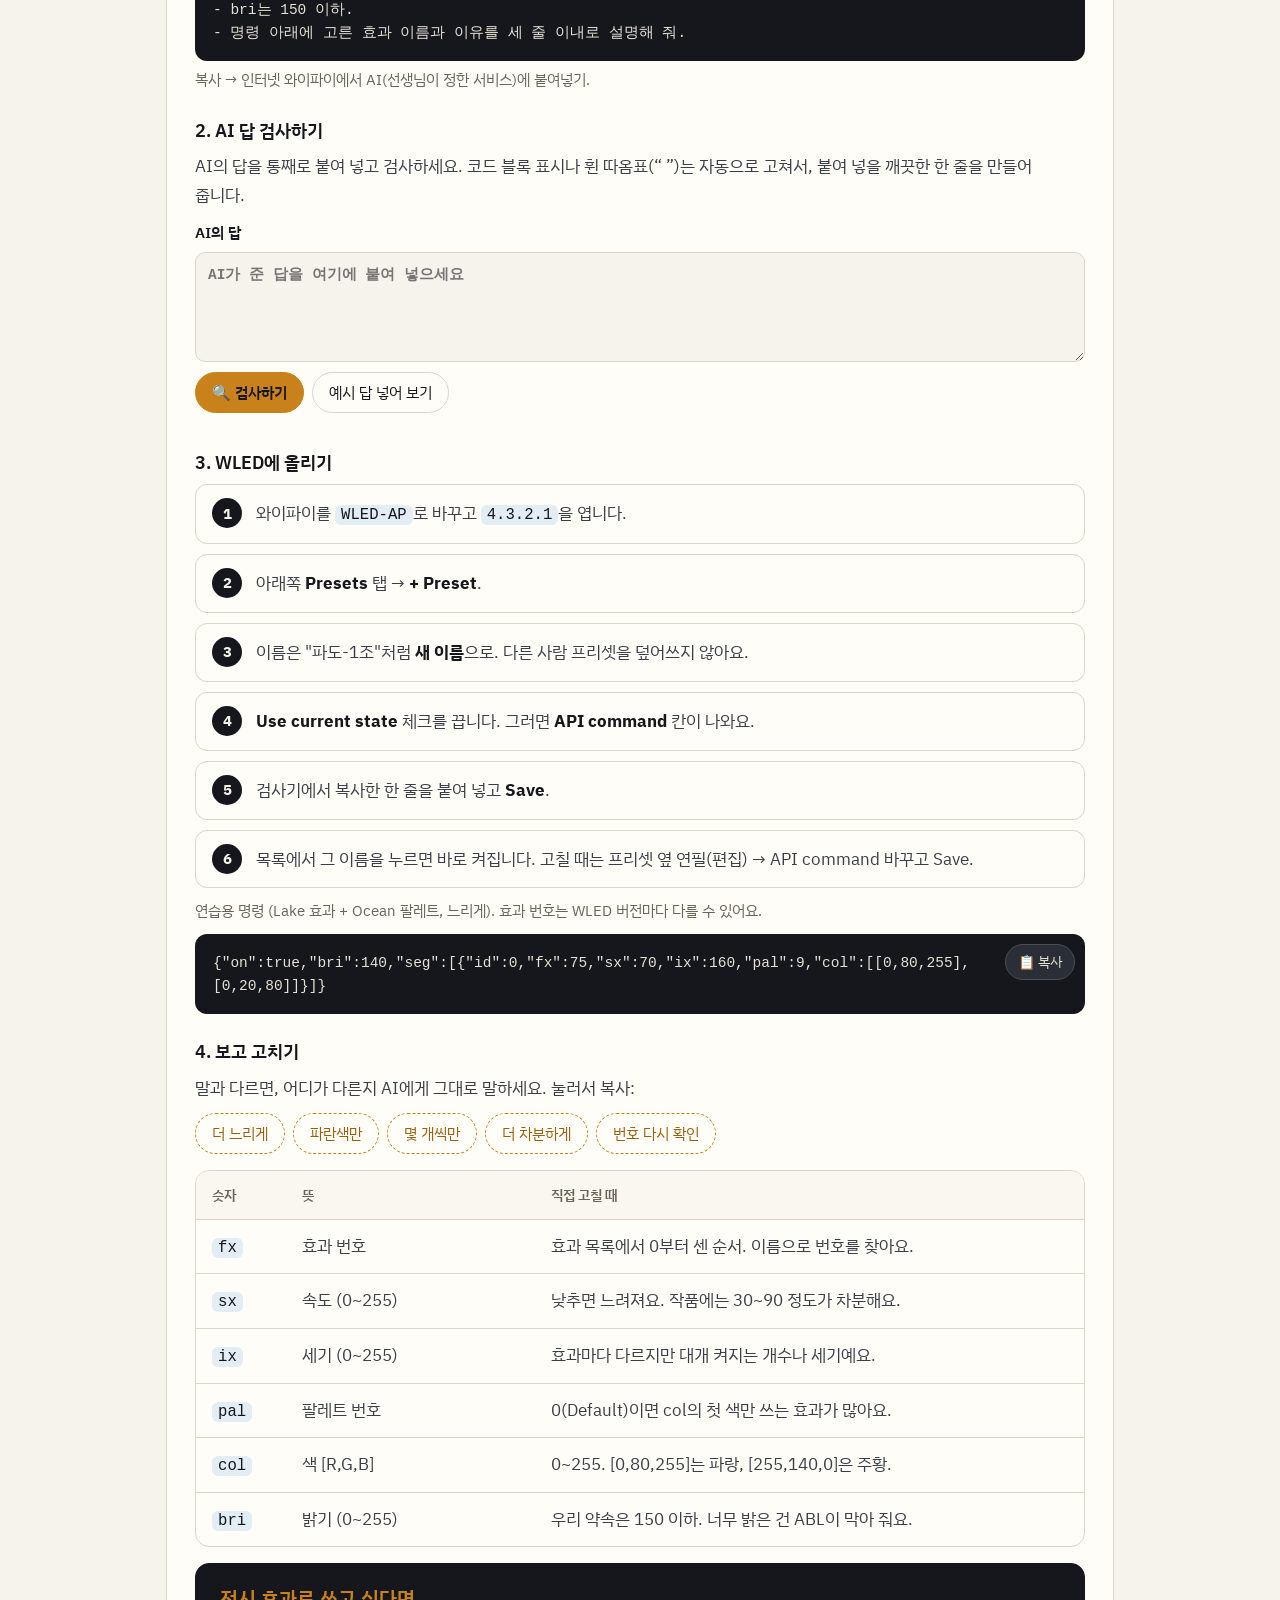
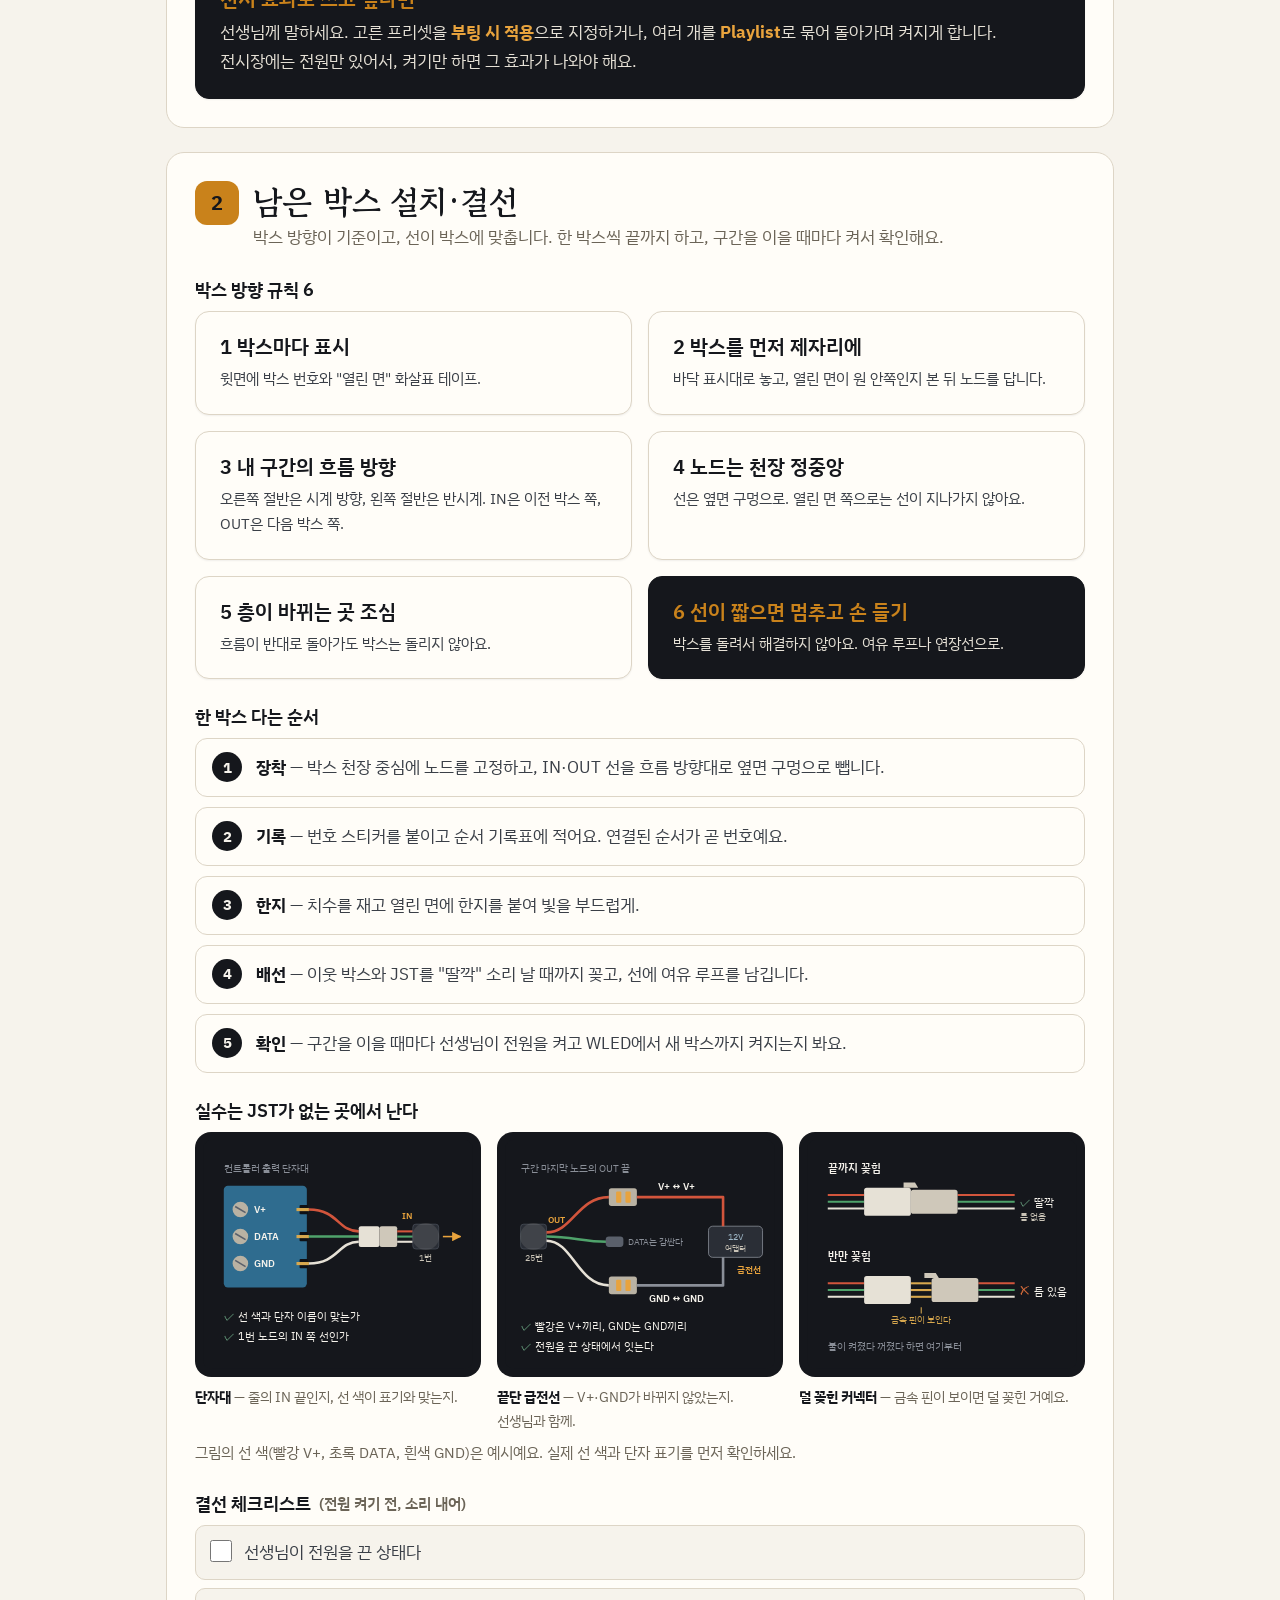
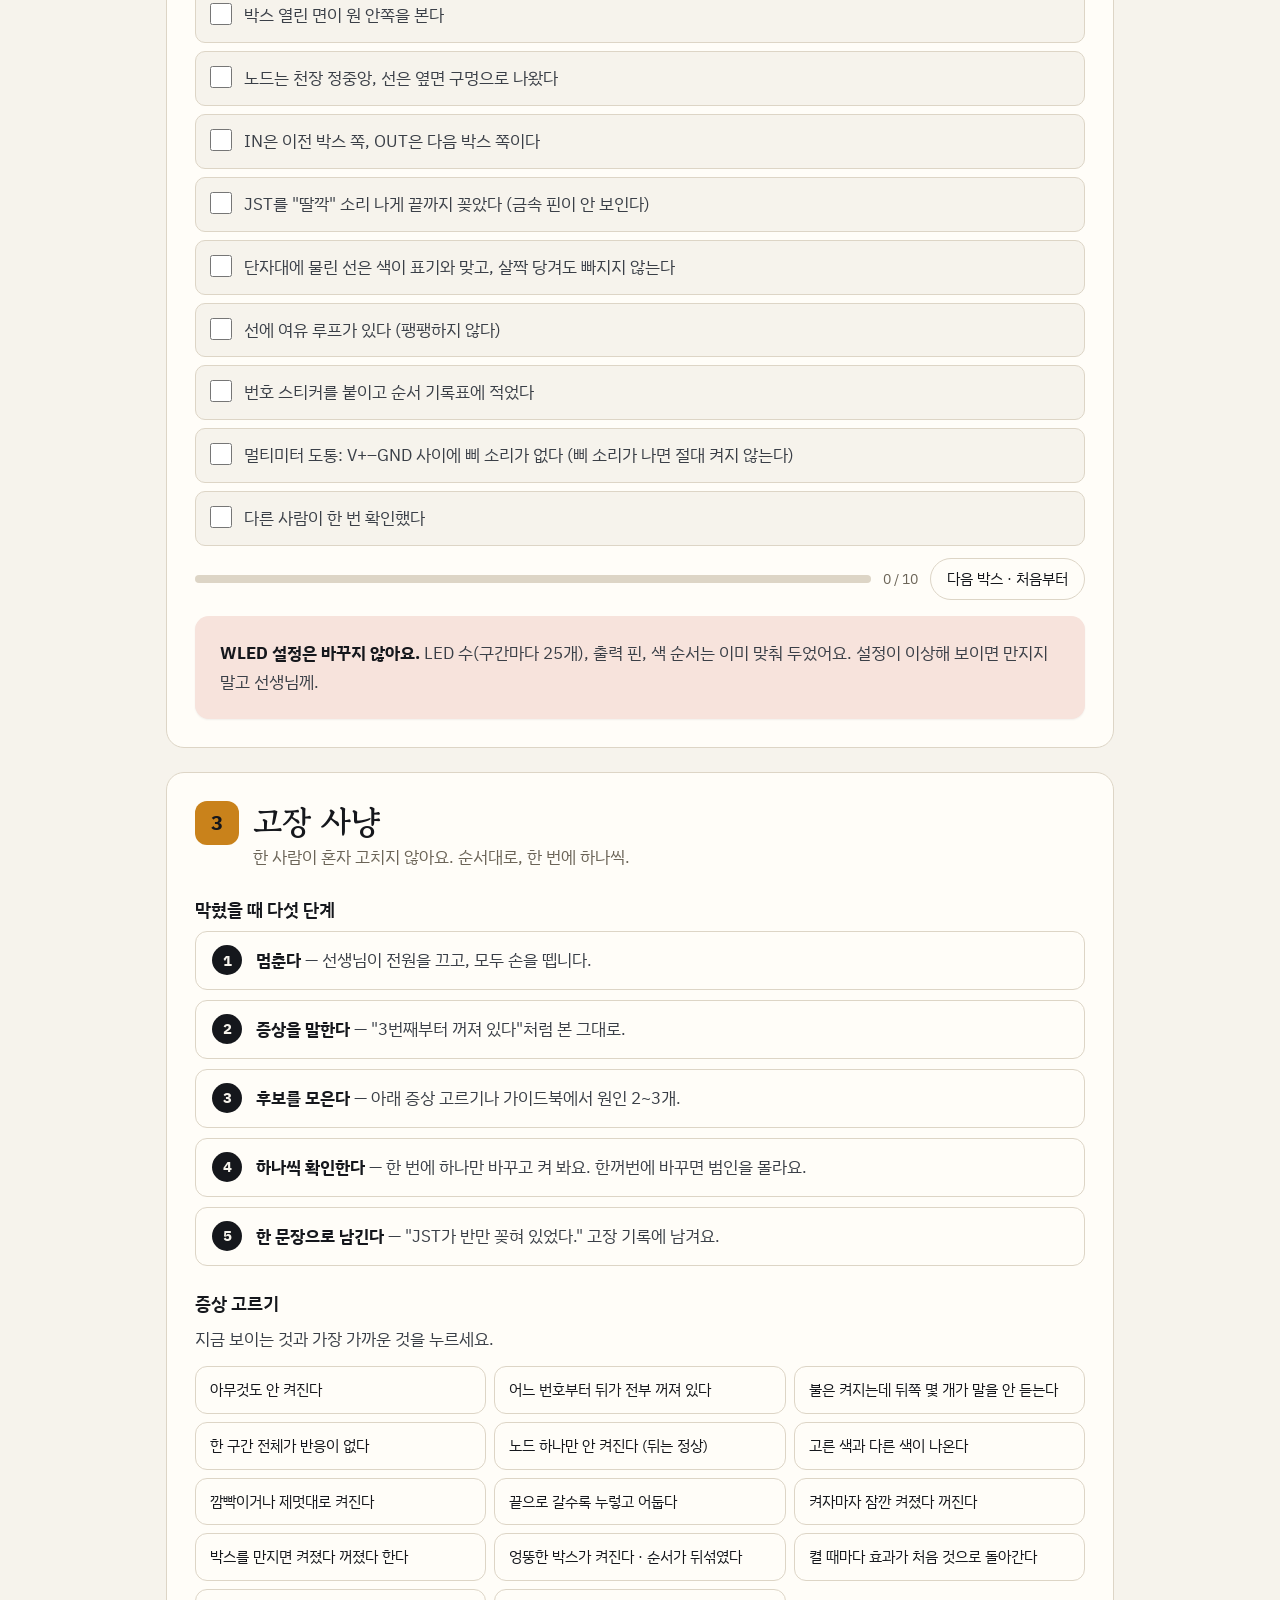
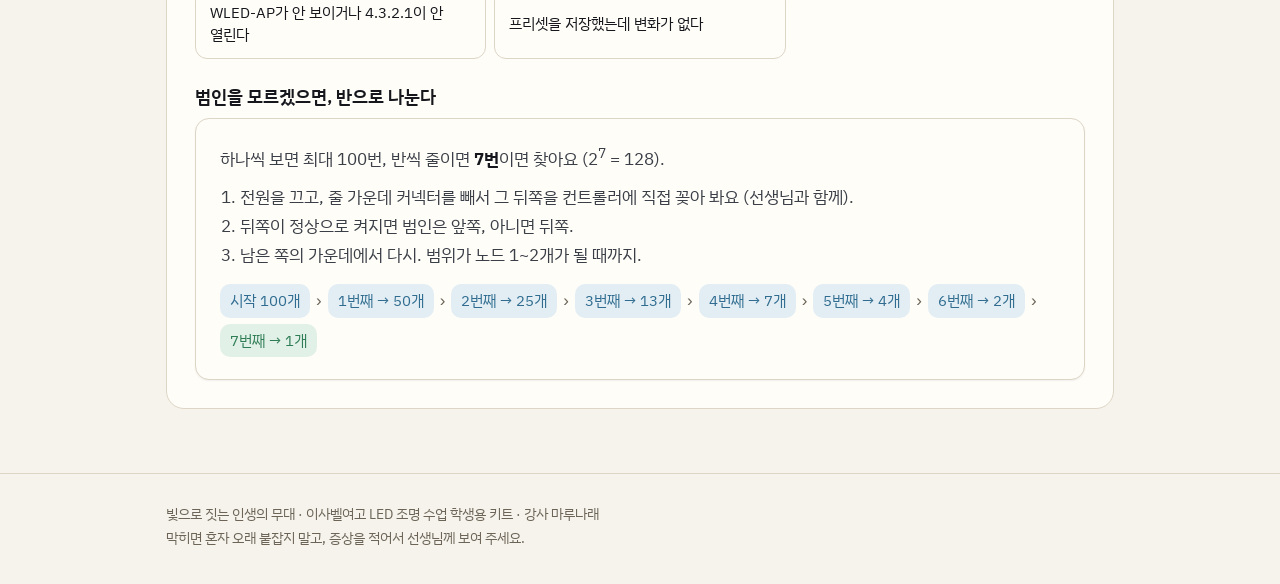
<file: workbench.html>
<!doctype html>
<html lang="ko">
<head>
<meta charset="utf-8">
<meta name="viewport" content="width=device-width, initial-scale=1">
<title>실습 워크벤치 · 빛으로 짓는 인생의 무대</title>
<meta name="description" content="AI로 효과 바꾸기, 남은 박스 설치·결선, 고장 사냥을 스스로 하는 작업대">
<meta name="theme-color" content="#15171C">
<link rel="preconnect" href="https://fonts.googleapis.com">
<link rel="preconnect" href="https://fonts.gstatic.com" crossorigin>
<link href="https://fonts.googleapis.com/css2?family=Gowun+Batang:wght@400;700&family=IBM+Plex+Sans+KR:wght@400;500;600;700&display=swap" rel="stylesheet">
<link rel="stylesheet" href="style.css">
<link rel="icon" href="data:image/svg+xml,%3Csvg xmlns='http://www.w3.org/2000/svg' viewBox='0 0 32 32'%3E%3Crect width='32' height='32' rx='7' fill='%2315171C'/%3E%3Ccircle cx='16' cy='16' r='7' fill='%23E8A33D'/%3E%3C/svg%3E">

</head>
<body>
<nav class="topnav" aria-label="사이트 메뉴"><div class="wrap">
<a class="brand" href="index.html"><span class="dot" aria-hidden="true"></span>인생의 무대</a>
<a class="nav" href="index.html">🏠 홈</a>
<a class="nav" href="workbench.html" aria-current="page">🛠️ 실습 워크벤치</a>
<a class="nav" href="playbook.html">📖 초보 가이드북</a>
</div></nav>
<main class="wrap">
<header class="page-head">
<p class="kicker">작업할 때는 여기만</p>
<h1>🛠️ 실습 워크벤치</h1>
<p class="lead">복사 버튼으로 프롬프트와 명령을 가져가고, 체크리스트를 하나씩 지우며 작업하세요. 체크한 내용과 붙여 넣은 목록은 이 기기의 브라우저에만 남아요.</p>
<div class="chips" style="margin-top:18px">
<a class="btn" href="#ai">① AI로 효과 바꾸기</a><a class="btn" href="#install">② 남은 박스 설치·결선</a><a class="btn" href="#hunt">③ 고장 사냥</a>
</div>
</header>

<!-- ① AI -->
<section class="block" id="ai" aria-labelledby="ai-h">
<div class="block-head"><span class="num">1</span><div><h2 id="ai-h">AI로 효과 바꾸기</h2>
<p class="muted">AI는 새 효과를 발명하지 않아요. WLED 안에 이미 있는 100가지가 넘는 효과 중 말에 가장 가까운 것을 고르고, 속도·색·밝기 숫자를 정해 명령을 써 줍니다.</p></div></div>

<div class="card note"><b>와이파이 순서가 핵심</b><br>WLED-AP에는 인터넷이 없어요. <b>AI는 인터넷(LTE·학교 와이파이)에서</b> 쓰고 → 답을 복사 → <b>와이파이를 WLED-AP로 바꿔</b> 붙여 넣습니다. 복사한 내용은 와이파이를 바꿔도 남아 있어요.</div>

<h3 class="sub">0. 효과 목록 준비 <span class="muted small">(선생님이 나눠 준 목록이 있으면 건너뛰기)</span></h3>
<ol class="steps">
<li>와이파이 <code>WLED-AP</code>(비밀번호 <code>wled1234</code>)에 연결하고 브라우저에서 <code>http://4.3.2.1/json/eff</code>를 열어 전부 복사합니다. 효과 이름 목록이에요.</li>
<li>같은 방법으로 <code>http://4.3.2.1/json/pal</code>(팔레트 목록)도 복사합니다.</li>
<li>아래 칸에 붙여 두면 프롬프트에 자동으로 들어가고, 이 기기에 저장돼요.</li>
</ol>
<div class="grid two" style="margin-top:12px">
<label class="field">효과 목록 (/json/eff)<textarea id="effList" placeholder='["Solid","Blink","Breathe", ...]'></textarea></label>
<label class="field">팔레트 목록 (/json/pal)<textarea id="palList" placeholder='["Default","* Random Cycle", ...]'></textarea></label>
</div>
<p class="small muted" id="listStatus" style="margin-top:6px">목록이 비어 있으면 프롬프트에 [효과 목록 붙여넣기] 자리만 남아요.</p>

<h3 class="sub">1. 프롬프트 만들기</h3>
<label class="field">원하는 장면을 한 문장으로
<input type="text" id="scene" value="파도가 물결치듯이 파란색들이 서서히 점멸되도록 해줘."></label>
<div class="chips" style="margin-top:10px" aria-label="예시 장면">
<button type="button" class="chip" data-scene="반딧불이처럼 노란 빛이 여기저기서 천천히 켜졌다 꺼지게 해줘.">반딧불이</button>
<button type="button" class="chip" data-scene="촛불처럼 따뜻한 주황빛이 조금씩 일렁이게 해줘.">촛불</button>
<button type="button" class="chip" data-scene="밤하늘 별처럼 흰 빛이 무작위로 반짝이게 해줘.">별</button>
<button type="button" class="chip" data-scene="노을처럼 주황에서 보라로 천천히 색이 바뀌게 해줘.">노을</button>
<button type="button" class="chip" data-scene="100개 중 몇 개만 무작위로 아주 천천히 켜지고 꺼지게 해줘. 인생의 순간들처럼.">인생의 순간</button>
</div>
<div class="codebox" style="margin-top:14px"><button type="button" class="copy">📋 프롬프트 복사</button><pre id="promptOut"></pre></div>
<p class="small muted" style="margin-top:6px">복사 → 인터넷 와이파이에서 AI(선생님이 정한 서비스)에 붙여넣기.</p>

<h3 class="sub">2. AI 답 검사하기</h3>
<p>AI의 답을 통째로 붙여 넣고 검사하세요. 코드 블록 표시나 휜 따옴표(“ ”)는 자동으로 고쳐서, 붙여 넣을 깨끗한 한 줄을 만들어 줍니다.</p>
<label class="field" style="margin-top:10px">AI의 답<textarea id="aiAnswer" placeholder="AI가 준 답을 여기에 붙여 넣으세요"></textarea></label>
<div style="display:flex;gap:8px;flex-wrap:wrap;margin-top:10px"><button type="button" class="primary" id="checkBtn">🔍 검사하기</button><button type="button" id="exampleBtn">예시 답 넣어 보기</button></div>
<div class="result" id="checkResult" aria-live="polite"></div>

<h3 class="sub">3. WLED에 올리기</h3>
<ol class="steps">
<li>와이파이를 <code>WLED-AP</code>로 바꾸고 <code>4.3.2.1</code>을 엽니다.</li>
<li>아래쪽 <b>Presets</b> 탭 → <b>+ Preset</b>.</li>
<li>이름은 "파도-1조"처럼 <b>새 이름</b>으로. 다른 사람 프리셋을 덮어쓰지 않아요.</li>
<li><b>Use current state</b> 체크를 끕니다. 그러면 <b>API command</b> 칸이 나와요.</li>
<li>검사기에서 복사한 한 줄을 붙여 넣고 <b>Save</b>.</li>
<li>목록에서 그 이름을 누르면 바로 켜집니다. 고칠 때는 프리셋 옆 연필(편집) → API command 바꾸고 Save.</li>
</ol>
<p class="small muted" style="margin-top:10px">연습용 명령 (Lake 효과 + Ocean 팔레트, 느리게). 효과 번호는 WLED 버전마다 다를 수 있어요.</p>
<div class="codebox"><button type="button" class="copy">📋 복사</button><pre>{"on":true,"bri":140,"seg":[{"id":0,"fx":75,"sx":70,"ix":160,"pal":9,"col":[[0,80,255],[0,20,80]]}]}</pre></div>

<h3 class="sub">4. 보고 고치기</h3>
<p>말과 다르면, 어디가 다른지 AI에게 그대로 말하세요. 눌러서 복사:</p>
<div class="chips" style="margin-top:10px">
<button type="button" class="chip" data-copy="좋아. 그런데 더 느리게 바꿔 줘. 같은 형식으로 한 줄만 다시 써 줘.">더 느리게</button>
<button type="button" class="chip" data-copy="흰색은 빼고 파란색 계열만 쓰게 바꿔 줘. 같은 형식으로 한 줄만 다시 써 줘.">파란색만</button>
<button type="button" class="chip" data-copy="한꺼번에 말고 몇 개씩만 켜지게 바꿔 줘. 같은 형식으로 한 줄만 다시 써 줘.">몇 개씩만</button>
<button type="button" class="chip" data-copy="전체적으로 더 어둡고 차분하게, bri는 80 정도로 바꿔 줘. 같은 형식으로 한 줄만 다시 써 줘.">더 차분하게</button>
<button type="button" class="chip" data-copy="네가 고른 효과 번호(fx)가 내가 준 효과 목록에서 몇 번째 이름인지 다시 확인하고, 틀렸으면 고쳐서 한 줄로 써 줘.">번호 다시 확인</button>
</div>
<div class="table-wrap" style="margin-top:16px"><table>
<thead><tr><th style="width:90px">숫자</th><th style="width:28%">뜻</th><th>직접 고칠 때</th></tr></thead>
<tbody>
<tr><td><code>fx</code></td><td>효과 번호</td><td>효과 목록에서 0부터 센 순서. 이름으로 번호를 찾아요.</td></tr>
<tr><td><code>sx</code></td><td>속도 (0~255)</td><td>낮추면 느려져요. 작품에는 30~90 정도가 차분해요.</td></tr>
<tr><td><code>ix</code></td><td>세기 (0~255)</td><td>효과마다 다르지만 대개 켜지는 개수나 세기예요.</td></tr>
<tr><td><code>pal</code></td><td>팔레트 번호</td><td>0(Default)이면 col의 첫 색만 쓰는 효과가 많아요.</td></tr>
<tr><td><code>col</code></td><td>색 [R,G,B]</td><td>0~255. [0,80,255]는 파랑, [255,140,0]은 주황.</td></tr>
<tr><td><code>bri</code></td><td>밝기 (0~255)</td><td>우리 약속은 150 이하. 너무 밝은 건 ABL이 막아 줘요.</td></tr>
</tbody></table></div>
<div class="card dark" style="margin-top:16px"><h3>전시 효과로 쓰고 싶다면</h3><p>선생님께 말하세요. 고른 프리셋을 <b style="color:#E8A33D">부팅 시 적용</b>으로 지정하거나, 여러 개를 <b style="color:#E8A33D">Playlist</b>로 묶어 돌아가며 켜지게 합니다. 전시장에는 전원만 있어서, 켜기만 하면 그 효과가 나와야 해요.</p></div>
</section>

<!-- ② 설치 -->
<section class="block" id="install" aria-labelledby="in-h">
<div class="block-head"><span class="num">2</span><div><h2 id="in-h">남은 박스 설치·결선</h2>
<p class="muted">박스 방향이 기준이고, 선이 박스에 맞춥니다. 한 박스씩 끝까지 하고, 구간을 이을 때마다 켜서 확인해요.</p></div></div>

<h3 class="sub">박스 방향 규칙 6</h3>
<div class="grid two">
<div class="card"><h3>1 박스마다 표시</h3><p class="small">윗면에 박스 번호와 "열린 면" 화살표 테이프.</p></div>
<div class="card"><h3>2 박스를 먼저 제자리에</h3><p class="small">바닥 표시대로 놓고, 열린 면이 원 안쪽인지 본 뒤 노드를 답니다.</p></div>
<div class="card"><h3>3 내 구간의 흐름 방향</h3><p class="small">오른쪽 절반은 시계 방향, 왼쪽 절반은 반시계. IN은 이전 박스 쪽, OUT은 다음 박스 쪽.</p></div>
<div class="card"><h3>4 노드는 천장 정중앙</h3><p class="small">선은 옆면 구멍으로. 열린 면 쪽으로는 선이 지나가지 않아요.</p></div>
<div class="card"><h3>5 층이 바뀌는 곳 조심</h3><p class="small">흐름이 반대로 돌아가도 박스는 돌리지 않아요.</p></div>
<div class="card dark"><h3>6 선이 짧으면 멈추고 손 들기</h3><p class="small">박스를 돌려서 해결하지 않아요. 여유 루프나 연장선으로.</p></div>
</div>

<h3 class="sub">한 박스 다는 순서</h3>
<ol class="steps">
<li><b>장착</b> — 박스 천장 중심에 노드를 고정하고, IN·OUT 선을 흐름 방향대로 옆면 구멍으로 뺍니다.</li>
<li><b>기록</b> — 번호 스티커를 붙이고 순서 기록표에 적어요. 연결된 순서가 곧 번호예요.</li>
<li><b>한지</b> — 치수를 재고 열린 면에 한지를 붙여 빛을 부드럽게.</li>
<li><b>배선</b> — 이웃 박스와 JST를 "딸깍" 소리 날 때까지 꽂고, 선에 여유 루프를 남깁니다.</li>
<li><b>확인</b> — 구간을 이을 때마다 선생님이 전원을 켜고 WLED에서 새 박스까지 켜지는지 봐요.</li>
</ol>

<h3 class="sub">실수는 JST가 없는 곳에서 난다</h3>
<div class="grid three">
<figure><div class="figure" style="padding:8px"><svg viewBox="0 0 520 440" width="100%" height="100%" preserveAspectRatio="xMidYMid meet" role="img" aria-label="컨트롤러 단자대에 V+, DATA, GND 선이 각각 맞게 물려 1번 노드 IN으로 이어진 그림"><rect width="520" height="440" rx="16" fill="#15171C"/><defs><marker id="ar1" viewBox="0 0 10 10" refX="9" refY="5" markerWidth="6" markerHeight="6" orient="auto"><path d="M0 0L10 5L0 10z" fill="#E8A33D"/></marker></defs><text x="40" y="62" font-size="20" fill="#8A8F98" text-anchor="start" font-weight="400">컨트롤러 출력 단자대</text><rect x="40" y="88" width="160" height="196" rx="8" fill="#2F6C8F"/><circle cx="72" cy="134" r="15" fill="#B9B2A3"/><line x1="62" y1="128" x2="82" y2="140" stroke="#5A606B" stroke-width="3"/><text x="98" y="141" font-size="19" fill="#F6F3EC" text-anchor="start" font-weight="600">V+</text><rect x="186" y="125" width="16" height="18" rx="2" fill="#0F1115"/><rect x="180" y="131" width="24" height="6" fill="#D8A84E"/><circle cx="72" cy="186" r="15" fill="#B9B2A3"/><line x1="62" y1="180" x2="82" y2="192" stroke="#5A606B" stroke-width="3"/><text x="98" y="193" font-size="19" fill="#F6F3EC" text-anchor="start" font-weight="600">DATA</text><rect x="186" y="177" width="16" height="18" rx="2" fill="#0F1115"/><rect x="180" y="183" width="24" height="6" fill="#D8A84E"/><circle cx="72" cy="238" r="15" fill="#B9B2A3"/><line x1="62" y1="232" x2="82" y2="244" stroke="#5A606B" stroke-width="3"/><text x="98" y="245" font-size="19" fill="#F6F3EC" text-anchor="start" font-weight="600">GND</text><rect x="186" y="229" width="16" height="18" rx="2" fill="#0F1115"/><rect x="180" y="235" width="24" height="6" fill="#D8A84E"/><path d="M204 134 C260 134 260 176 300 176" fill="none" stroke="#D2553C" stroke-width="5"/><path d="M204 186 L300 186" fill="none" stroke="#4FA36B" stroke-width="5"/><path d="M204 238 C260 238 260 196 300 196" fill="none" stroke="#E6E1D6" stroke-width="5"/><rect x="300" y="166" width="40" height="40" rx="4" fill="#E6E1D6"/><rect x="340" y="166" width="34" height="40" rx="4" fill="#CFC8BA"/><line x1="374" y1="176" x2="404" y2="176" stroke="#D2553C" stroke-width="4"/><line x1="374" y1="186" x2="404" y2="186" stroke="#4FA36B" stroke-width="4"/><line x1="374" y1="196" x2="404" y2="196" stroke="#E6E1D6" stroke-width="4"/><rect x="404" y="162" width="50" height="48" rx="6" fill="#2A2E36" stroke="#5A606B"/><circle cx="429" cy="186" r="26" fill="#E6E1D6" fill-opacity="0.12"/><text x="429" y="234" font-size="18" fill="#C9C3B6" text-anchor="middle" font-weight="400">1번</text><text x="392" y="152" font-size="18" fill="#E8A33D" text-anchor="middle" font-weight="600">IN</text><path d="M462 186 H496" stroke="#E8A33D" stroke-width="3" marker-end="url(#ar1)"/><text x="40" y="346" font-size="21" fill="#F6F3EC" text-anchor="start" font-weight="400"><tspan fill="#7FC79A">✓</tspan> 선 색과 단자 이름이 맞는가</text><text x="40" y="386" font-size="21" fill="#F6F3EC" text-anchor="start" font-weight="400"><tspan fill="#7FC79A">✓</tspan> 1번 노드의 IN 쪽 선인가</text></svg></div><figcaption><b>단자대</b> — 줄의 IN 끝인지, 선 색이 표기와 맞는지.</figcaption></figure>
<figure><div class="figure" style="padding:8px"><svg viewBox="0 0 520 440" width="100%" height="100%" preserveAspectRatio="xMidYMid meet" role="img" aria-label="25번 노드 OUT 끝의 V+와 GND에 어댑터 급전선을 같은 극끼리 잇고 DATA는 절연한 그림"><rect width="520" height="440" rx="16" fill="#15171C"/><defs><marker id="ar2" viewBox="0 0 10 10" refX="9" refY="5" markerWidth="6" markerHeight="6" orient="auto"><path d="M0 0L10 5L0 10z" fill="#8A8F98"/></marker></defs><rect x="30" y="162" width="50" height="48" rx="6" fill="#2A2E36" stroke="#5A606B"/><circle cx="55" cy="186" r="26" fill="#E6E1D6" fill-opacity="0.12"/><text x="55" y="234" font-size="18" fill="#C9C3B6" text-anchor="middle" font-weight="400">25번</text><text x="100" y="160" font-size="18" fill="#E8A33D" text-anchor="middle" font-weight="600">OUT</text><path d="M80 178 C130 178 140 110 200 110" fill="none" stroke="#D2553C" stroke-width="5"/><path d="M80 186 C130 186 150 196 196 196" fill="none" stroke="#4FA36B" stroke-width="5"/><path d="M80 194 C130 194 140 280 200 280" fill="none" stroke="#E6E1D6" stroke-width="5"/><rect x="194" y="186" width="34" height="20" rx="6" fill="#5A606B"/><text x="236" y="203" font-size="17" fill="#8A8F98" text-anchor="start" font-weight="400">DATA는 감싼다</text><rect x="200" y="93" width="54" height="34" rx="5" fill="#B9B2A3"/><rect x="214" y="99" width="10" height="22" rx="2" fill="#E8A33D"/><rect x="232" y="99" width="10" height="22" rx="2" fill="#E8A33D"/><rect x="200" y="263" width="54" height="34" rx="5" fill="#B9B2A3"/><rect x="214" y="269" width="10" height="22" rx="2" fill="#E8A33D"/><rect x="232" y="269" width="10" height="22" rx="2" fill="#E8A33D"/><rect x="392" y="166" width="104" height="60" rx="8" fill="#2A2E36" stroke="#8A8F98" stroke-width="1.5"/><text x="444" y="192" font-size="18" fill="#9FB8C8" text-anchor="middle" font-weight="400">12V</text><text x="444" y="214" font-size="16" fill="#C9C3B6" text-anchor="middle" font-weight="400">어댑터</text><path d="M420 166 V110 H254" fill="none" stroke="#D2553C" stroke-width="5" stroke-linejoin="round"/><path d="M420 226 V280 H254" fill="none" stroke="#8A8F98" stroke-width="5" stroke-linejoin="round"/><text x="330" y="96" font-size="19" fill="#F6F3EC" text-anchor="middle" font-weight="600">V+ ↔ V+</text><text x="330" y="312" font-size="19" fill="#F6F3EC" text-anchor="middle" font-weight="600">GND ↔ GND</text><text x="470" y="256" font-size="17" fill="#E8A33D" text-anchor="middle" font-weight="600">급전선</text><text x="30" y="62" font-size="20" fill="#8A8F98" text-anchor="start" font-weight="400">구간 마지막 노드의 OUT 끝</text><text x="30" y="366" font-size="21" fill="#F6F3EC" text-anchor="start" font-weight="400"><tspan fill="#7FC79A">✓</tspan> 빨강은 V+끼리, GND는 GND끼리</text><text x="30" y="404" font-size="21" fill="#F6F3EC" text-anchor="start" font-weight="400"><tspan fill="#7FC79A">✓</tspan> 전원을 끈 상태에서 잇는다</text></svg></div><figcaption><b>끝단 급전선</b> — V+·GND가 바뀌지 않았는지. 선생님과 함께.</figcaption></figure>
<figure><div class="figure" style="padding:8px"><svg viewBox="0 0 520 440" width="100%" height="100%" preserveAspectRatio="xMidYMid meet" role="img" aria-label="JST 커넥터가 끝까지 꽂혀 틈이 없는 모습과 반만 꽂혀 금속 핀이 보이는 모습 비교"><rect width="520" height="440" rx="16" fill="#15171C"/><text x="40" y="62" font-size="21" fill="#F6F3EC" text-anchor="start" font-weight="600">끝까지 꽂힘</text><line x1="40" y1="106" x2="110" y2="106" stroke="#D2553C" stroke-width="4"/><line x1="290" y1="106" x2="400" y2="106" stroke="#D2553C" stroke-width="4"/><line x1="40" y1="119" x2="110" y2="119" stroke="#4FA36B" stroke-width="4"/><line x1="290" y1="119" x2="400" y2="119" stroke="#4FA36B" stroke-width="4"/><line x1="40" y1="132" x2="110" y2="132" stroke="#E6E1D6" stroke-width="4"/><line x1="290" y1="132" x2="400" y2="132" stroke="#E6E1D6" stroke-width="4"/><rect x="110" y="92" width="90" height="54" rx="5" fill="#E6E1D6"/><rect x="200" y="96" width="90" height="46" rx="5" fill="#CFC8BA"/><path d="M186 92 l0 -10 l22 0 l6 10" fill="#CFC8BA"/><text x="410" y="128" font-size="21" fill="#F6F3EC" text-anchor="start" font-weight="400"><tspan fill="#7FC79A">✓</tspan> 딸깍</text><text x="410" y="154" font-size="18" fill="#C9C3B6" text-anchor="start" font-weight="400">틈 없음</text><text x="40" y="232" font-size="21" fill="#F6F3EC" text-anchor="start" font-weight="600">반만 꽂힘</text><line x1="40" y1="276" x2="110" y2="276" stroke="#D2553C" stroke-width="4"/><line x1="330" y1="276" x2="400" y2="276" stroke="#D2553C" stroke-width="4"/><line x1="200" y1="276" x2="240" y2="276" stroke="#D8A84E" stroke-width="4"/><line x1="40" y1="289" x2="110" y2="289" stroke="#4FA36B" stroke-width="4"/><line x1="330" y1="289" x2="400" y2="289" stroke="#4FA36B" stroke-width="4"/><line x1="200" y1="289" x2="240" y2="289" stroke="#D8A84E" stroke-width="4"/><line x1="40" y1="302" x2="110" y2="302" stroke="#E6E1D6" stroke-width="4"/><line x1="330" y1="302" x2="400" y2="302" stroke="#E6E1D6" stroke-width="4"/><line x1="200" y1="302" x2="240" y2="302" stroke="#D8A84E" stroke-width="4"/><rect x="110" y="262" width="90" height="54" rx="5" fill="#E6E1D6"/><rect x="240" y="266" width="90" height="46" rx="5" fill="#CFC8BA"/><path d="M226 266 l0 -10 l22 0 l6 10" fill="#CFC8BA"/><text x="220" y="352" font-size="18" fill="#D8A84E" text-anchor="middle" font-weight="400">금속 핀이 보인다</text><path d="M220 334 V322" stroke="#D8A84E" stroke-width="2"/><text x="410" y="298" font-size="21" fill="#F6F3EC" text-anchor="start" font-weight="400"><tspan fill="#E0703C">✗</tspan> 틈 있음</text><text x="40" y="404" font-size="19" fill="#8A8F98" text-anchor="start" font-weight="400">불이 켜졌다 꺼졌다 하면 여기부터</text></svg></div><figcaption><b>덜 꽂힌 커넥터</b> — 금속 핀이 보이면 덜 꽂힌 거예요.</figcaption></figure>
</div>
<p class="small muted" style="margin-top:8px">그림의 선 색(빨강 V+, 초록 DATA, 흰색 GND)은 예시예요. 실제 선 색과 단자 표기를 먼저 확인하세요.</p>

<h3 class="sub">결선 체크리스트 <span class="muted small">(전원 켜기 전, 소리 내어)</span></h3>
<ul class="checklist" id="wire">
<li><label><input type="checkbox"><span>선생님이 전원을 끈 상태다</span></label></li>
<li><label><input type="checkbox"><span>박스 열린 면이 원 안쪽을 본다</span></label></li>
<li><label><input type="checkbox"><span>노드는 천장 정중앙, 선은 옆면 구멍으로 나왔다</span></label></li>
<li><label><input type="checkbox"><span>IN은 이전 박스 쪽, OUT은 다음 박스 쪽이다</span></label></li>
<li><label><input type="checkbox"><span>JST를 "딸깍" 소리 나게 끝까지 꽂았다 (금속 핀이 안 보인다)</span></label></li>
<li><label><input type="checkbox"><span>단자대에 물린 선은 색이 표기와 맞고, 살짝 당겨도 빠지지 않는다</span></label></li>
<li><label><input type="checkbox"><span>선에 여유 루프가 있다 (팽팽하지 않다)</span></label></li>
<li><label><input type="checkbox"><span>번호 스티커를 붙이고 순서 기록표에 적었다</span></label></li>
<li><label><input type="checkbox"><span>멀티미터 도통: V+–GND 사이에 삐 소리가 없다 (삐 소리가 나면 절대 켜지 않는다)</span></label></li>
<li><label><input type="checkbox"><span>다른 사람이 한 번 확인했다</span></label></li>
</ul>
<div class="progress" data-progress-for="wire"><div class="bar"><i></i></div><span class="count">0 / 0</span><button type="button" data-reset-for="wire">다음 박스 · 처음부터</button></div>
<div class="card warn" style="margin-top:16px"><b>WLED 설정은 바꾸지 않아요.</b> LED 수(구간마다 25개), 출력 핀, 색 순서는 이미 맞춰 두었어요. 설정이 이상해 보이면 만지지 말고 선생님께.</div>
</section>

<!-- ③ 고장 사냥 -->
<section class="block" id="hunt" aria-labelledby="hu-h">
<div class="block-head"><span class="num">3</span><div><h2 id="hu-h">고장 사냥</h2>
<p class="muted">한 사람이 혼자 고치지 않아요. 순서대로, 한 번에 하나씩.</p></div></div>

<h3 class="sub">막혔을 때 다섯 단계</h3>
<ol class="steps">
<li><b>멈춘다</b> — 선생님이 전원을 끄고, 모두 손을 뗍니다.</li>
<li><b>증상을 말한다</b> — "3번째부터 꺼져 있다"처럼 본 그대로.</li>
<li><b>후보를 모은다</b> — 아래 증상 고르기나 가이드북에서 원인 2~3개.</li>
<li><b>하나씩 확인한다</b> — 한 번에 하나만 바꾸고 켜 봐요. 한꺼번에 바꾸면 범인을 몰라요.</li>
<li><b>한 문장으로 남긴다</b> — "JST가 반만 꽂혀 있었다." 고장 기록에 남겨요.</li>
</ol>

<h3 class="sub">증상 고르기</h3>
<p>지금 보이는 것과 가장 가까운 것을 누르세요.</p>
<div class="symptoms" id="symptoms" style="margin-top:12px"></div>
<div class="answer" id="answer" aria-live="polite"></div>

<h3 class="sub">범인을 모르겠으면, 반으로 나눈다</h3>
<div class="card">
<p>하나씩 보면 최대 100번, 반씩 줄이면 <b>7번</b>이면 찾아요 (2<sup>7</sup> = 128).</p>
<ol style="margin:10px 0 0;padding-left:20px">
<li>전원을 끄고, 줄 가운데 커넥터를 빼서 그 뒤쪽을 컨트롤러에 직접 꽂아 봐요 (선생님과 함께).</li>
<li>뒤쪽이 정상으로 켜지면 범인은 앞쪽, 아니면 뒤쪽.</li>
<li>남은 쪽의 가운데에서 다시. 범위가 노드 1~2개가 될 때까지.</li>
</ol>
<div id="halving" style="margin-top:14px" aria-hidden="true"></div>
</div>
</section>
</main>
<footer><div class="wrap">빛으로 짓는 인생의 무대 · 이사벨여고 LED 조명 수업 학생용 키트 · 강사 마루나래<br>막히면 혼자 오래 붙잡지 말고, 증상을 적어서 선생님께 보여 주세요.</div></footer>
<script src="common.js"></script>
<script src="workbench.js"></script>
</body>
</html>
</file>
<file: style.css>
/* 빛으로 짓는 인생의 무대 — 학생용 키트 공통 스타일 */
:root {
  --paper: #F6F3EC;
  --card: #FFFDF8;
  --line: #DDD5C6;
  --ink: #15171C;
  --text: #3A3F47;
  --muted: #6B6457;
  --amber: #C9821B;
  --amber-ink: #9A5F0E;
  --amber-soft: #F3DFB6;
  --blue: #2F6C8F;
  --blue-soft: #E3EEF4;
  --night: #15171C;
  --night-text: #E6E1D6;
  --ok: #2F7D55;
  --ok-soft: #E2F1E8;
  --bad: #B4472A;
  --bad-soft: #F7E3DC;
  --radius: 14px;
  --shadow: 0 1px 2px rgba(21, 23, 28, .06);
}
@media (prefers-color-scheme: dark) {
  :root {
    --paper: #15171C;
    --card: #1E2128;
    --line: #343843;
    --ink: #F6F3EC;
    --text: #D8D3C8;
    --muted: #A39C8F;
    --amber: #E8A33D;
    --amber-ink: #E8A33D;
    --amber-soft: #3A2E1A;
    --blue: #7FB2D1;
    --blue-soft: #1D2A33;
    --night: #0E1014;
    --ok: #7FC79A;
    --ok-soft: #1B2B22;
    --bad: #E88A6C;
    --bad-soft: #33201B;
    --shadow: none;
  }
}

* { box-sizing: border-box; }
html { -webkit-text-size-adjust: 100%; scroll-behavior: smooth; }
body {
  margin: 0;
  background: var(--paper);
  color: var(--text);
  font-family: 'IBM Plex Sans KR', 'Apple SD Gothic Neo', 'Malgun Gothic', sans-serif;
  font-size: 17px;
  line-height: 1.7;
  word-break: keep-all;
  overflow-wrap: break-word;
}
h1, h2, h3, h4 { color: var(--ink); line-height: 1.3; margin: 0; }
h1, h2 { font-family: 'Gowun Batang', 'Batang', serif; font-weight: 700; }
h1 { font-size: clamp(30px, 6vw, 46px); }
h2 { font-size: clamp(24px, 4.2vw, 32px); }
h3 { font-size: 20px; font-weight: 600; }
p { margin: 0; }
a { color: var(--blue); }
code, kbd, pre { font-family: 'D2Coding', 'Consolas', 'Menlo', monospace; }
code { overflow-wrap: anywhere; background: var(--blue-soft); color: var(--ink); padding: 1px 6px; border-radius: 6px; font-size: .92em; }
b, strong { color: var(--ink); }

/* 상단 내비게이션 */
.topnav {
  position: sticky; top: 0; z-index: 10;
  background: color-mix(in srgb, var(--paper) 92%, transparent);
  backdrop-filter: blur(8px);
  border-bottom: 1px solid var(--line);
}
.topnav .wrap { display: flex; align-items: center; gap: 4px; padding-top: 10px; padding-bottom: 10px; overflow-x: auto; scrollbar-width: none; }
.topnav .wrap::-webkit-scrollbar { display: none; }
.topnav .brand { font-family: 'Gowun Batang', serif; font-weight: 700; color: var(--ink); text-decoration: none; margin-right: 12px; white-space: nowrap; display: flex; align-items: center; gap: 8px; }
.topnav .brand .dot { width: 12px; height: 12px; border-radius: 50%; background: var(--amber); box-shadow: 0 0 12px var(--amber); }
.topnav a.nav { color: var(--text); text-decoration: none; padding: 6px 12px; border-radius: 999px; white-space: nowrap; font-size: 15px; }
.topnav a.nav:hover { background: var(--card); }
.topnav a.nav[aria-current="page"] { background: var(--ink); color: var(--paper); }

.wrap { max-width: 980px; margin: 0 auto; padding-left: 16px; padding-right: 16px; }
main { padding-bottom: 64px; }
section { margin-top: 56px; }
.kicker { font-size: 14px; font-weight: 600; letter-spacing: 2px; color: var(--amber-ink); margin-bottom: 8px; }
.lead { font-size: 18px; color: var(--text); margin-top: 12px; max-width: 46em; }
.muted { color: var(--muted); }
.small { font-size: 15px; }

/* 히어로 */
.hero { background: var(--night); color: var(--night-text); position: relative; overflow: hidden; }
.hero .wrap { padding-top: 64px; padding-bottom: 56px; position: relative; }
.hero h1 { color: #F6F3EC; }
.hero .lead { color: #C9C3B6; }
.hero .tags { display: flex; flex-wrap: wrap; gap: 8px; margin-top: 20px; }
.hero .tag { border: 1px solid #4A4F59; border-radius: 999px; padding: 4px 14px; font-size: 14px; color: #E6E1D6; }
.hero .glow { position: absolute; border-radius: 50%; filter: blur(2px); pointer-events: none; }
.page-head { padding-top: 40px; }

/* 카드 */
.grid { display: grid; gap: 16px; }
.grid.two { grid-template-columns: repeat(2, minmax(0, 1fr)); }
@media (max-width: 640px) { .grid.two { grid-template-columns: 1fr; } }
.grid.three { grid-template-columns: repeat(auto-fit, minmax(220px, 1fr)); }
.card { background: var(--card); border: 1px solid var(--line); border-radius: var(--radius); padding: 22px 24px; box-shadow: var(--shadow); }
.card h3 { margin-bottom: 6px; }
a.card { text-decoration: none; color: inherit; display: flex; flex-direction: column; gap: 6px; transition: transform .15s, border-color .15s; }
a.card:hover { transform: translateY(-2px); border-color: var(--amber); }
a.card .go { margin-top: auto; padding-top: 8px; color: var(--amber-ink); font-weight: 600; }
.card.dark { background: var(--night); border-color: var(--night); color: var(--night-text); }
.card.dark h3 { color: var(--amber); }
.card.note { background: var(--blue-soft); border-color: transparent; }
.card.warn { background: var(--bad-soft); border-color: transparent; }
.icon { font-size: 26px; line-height: 1; }

/* 표 */
.table-wrap { overflow-x: auto; border: 1px solid var(--line); border-radius: var(--radius); background: var(--card); }
table { border-collapse: collapse; width: 100%; min-width: 560px; }
th, td { text-align: left; vertical-align: top; padding: 12px 16px; border-bottom: 1px solid var(--line); }
th { font-size: 14px; color: var(--muted); font-weight: 600; background: color-mix(in srgb, var(--paper) 60%, var(--card)); }
tr:last-child td { border-bottom: 0; }

/* 단계 */
.steps { list-style: none; padding: 0; margin: 0; counter-reset: step; display: grid; gap: 10px; }
.steps > li { counter-increment: step; position: relative; padding: 14px 18px 14px 60px; background: var(--card); border: 1px solid var(--line); border-radius: 12px; }
.steps > li::before { content: counter(step); position: absolute; left: 16px; top: 13px; width: 30px; height: 30px; border-radius: 50%; background: var(--ink); color: var(--paper); font-weight: 700; display: grid; place-items: center; font-size: 15px; }

/* 실습 블록 */
.block { border: 1px solid var(--line); border-radius: 18px; background: var(--card); padding: 28px; margin-top: 24px; }
.block > .block-head { display: flex; align-items: flex-start; gap: 14px; margin-bottom: 18px; }
.block .num { flex: none; width: 44px; height: 44px; border-radius: 12px; background: var(--amber); color: #15171C; font-weight: 700; display: grid; place-items: center; font-size: 20px; }
.block h3.sub { margin: 26px 0 10px; font-size: 18px; display: flex; align-items: center; gap: 8px; }
@media (max-width: 560px) { .block { padding: 20px 16px; } }

/* 코드 상자 + 복사 */
.codebox { position: relative; background: var(--night); color: #E6E1D6; border-radius: 12px; padding: 18px 18px 16px; margin-top: 10px; }
.codebox pre { margin: 0; white-space: pre-wrap; word-break: break-all; font-size: 14.5px; line-height: 1.6; }
.codebox .hl { color: #E8A33D; font-weight: 700; }
.codebox .copy { position: absolute; top: 10px; right: 10px; }
.codebox pre { padding-right: 84px; }
button, .btn {
  font: inherit; font-size: 15px; cursor: pointer; border-radius: 999px; padding: 7px 16px;
  border: 1px solid var(--line); background: var(--card); color: var(--ink); text-decoration: none; display: inline-flex; align-items: center; gap: 6px;
}
button:hover, .btn:hover { border-color: var(--amber); }
button.primary, .btn.primary { background: var(--amber); border-color: var(--amber); color: #15171C; font-weight: 600; }
.codebox .copy { background: #2A2E36; border-color: #4A4F59; color: #E6E1D6; font-size: 14px; padding: 5px 12px; }
.codebox .copy.done, button.done { background: var(--ok); border-color: var(--ok); color: #fff; }

/* 입력 */
label.field { display: grid; gap: 6px; font-weight: 600; color: var(--ink); font-size: 15px; }
input[type=text], textarea, select {
  font: inherit; font-size: 16px; width: 100%; padding: 10px 12px; border-radius: 10px;
  border: 1px solid var(--line); background: var(--paper); color: var(--ink);
}
textarea { min-height: 110px; resize: vertical; font-family: 'D2Coding', 'Consolas', 'Menlo', monospace; font-size: 14.5px; }
input:focus, textarea:focus, select:focus, button:focus-visible, a:focus-visible { outline: 3px solid color-mix(in srgb, var(--amber) 55%, transparent); outline-offset: 1px; }

/* 체크리스트 */
.checklist { list-style: none; padding: 0; margin: 0; display: grid; gap: 8px; }
.checklist label { display: flex; gap: 12px; align-items: flex-start; padding: 12px 14px; border: 1px solid var(--line); border-radius: 10px; background: var(--paper); cursor: pointer; }
.checklist input { width: 22px; height: 22px; margin: 2px 0 0; accent-color: var(--ok); flex: none; }
.checklist input:checked + span { color: var(--muted); text-decoration: line-through; text-decoration-color: var(--ok); }
.progress { display: flex; align-items: center; gap: 12px; margin-top: 12px; font-size: 14px; color: var(--muted); }
.progress .bar { flex: 1; height: 8px; background: var(--line); border-radius: 999px; overflow: hidden; }
.progress .bar i { display: block; height: 100%; width: 0; background: var(--ok); transition: width .2s; }

/* 결과 메시지 */
.result { margin-top: 12px; display: grid; gap: 8px; }
.msg { padding: 10px 14px; border-radius: 10px; font-size: 15px; }
.msg.ok { background: var(--ok-soft); color: var(--ok); }
.msg.bad { background: var(--bad-soft); color: var(--bad); }
.msg.info { background: var(--blue-soft); color: var(--blue); }

/* 칩 */
.chips { display: flex; flex-wrap: wrap; gap: 8px; }
.chip { border: 1px dashed var(--amber); background: transparent; color: var(--amber-ink); }
.chip.on { background: var(--amber); color: #15171C; border-style: solid; }

/* 오류 항목 */
.err { border: 1px solid var(--line); border-radius: 14px; background: var(--card); margin-top: 12px; }
.err summary { cursor: pointer; padding: 16px 20px; display: flex; gap: 12px; align-items: baseline; list-style: none; }
.err summary::-webkit-details-marker { display: none; }
.err summary .n { flex: none; font-weight: 700; color: var(--amber-ink); min-width: 28px; }
.err summary .t { font-weight: 600; color: var(--ink); }
.err summary::after { content: '+'; margin-left: auto; color: var(--muted); font-size: 20px; line-height: 1; }
.err[open] summary::after { content: '–'; }
.err .body { padding: 0 20px 18px 60px; display: grid; gap: 8px; }
.err .row { display: grid; grid-template-columns: 52px 1fr; gap: 8px; }
.err .row b { font-size: 14px; color: var(--muted); padding-top: 2px; }
.err .row.fix b { color: var(--ok); }
@media (max-width: 560px) { .err .body { padding-left: 20px; } }
.filter { display: flex; flex-wrap: wrap; gap: 8px; margin-top: 16px; }

/* 증상 고르기 */
.symptoms { display: grid; gap: 8px; grid-template-columns: repeat(auto-fit, minmax(220px, 1fr)); }
.symptoms button { border-radius: 12px; text-align: left; padding: 12px 14px; justify-content: flex-start; line-height: 1.45; }
.symptoms button.on { background: var(--ink); color: var(--paper); border-color: var(--ink); }
.answer { margin-top: 14px; }

/* 그림 */
figure { margin: 0; }
.figure { background: var(--night); border-radius: 16px; padding: 16px; display: grid; place-items: center; }
.figure svg { width: 100%; height: auto; max-width: 620px; }
figcaption { font-size: 14px; color: var(--muted); margin-top: 8px; }

/* 푸터 */
footer { border-top: 1px solid var(--line); padding: 28px 0 40px; font-size: 14px; color: var(--muted); }

/* 토스트 */
.toast { position: fixed; left: 50%; bottom: 24px; transform: translateX(-50%) translateY(20px); background: var(--ink); color: var(--paper); padding: 10px 18px; border-radius: 999px; font-size: 15px; opacity: 0; transition: .2s; pointer-events: none; z-index: 50; }
.toast.show { opacity: 1; transform: translateX(-50%) translateY(0); }

@media print {
  .topnav, footer, .noprint { display: none !important; }
  body { background: #fff; color: #000; }
}
</file>
